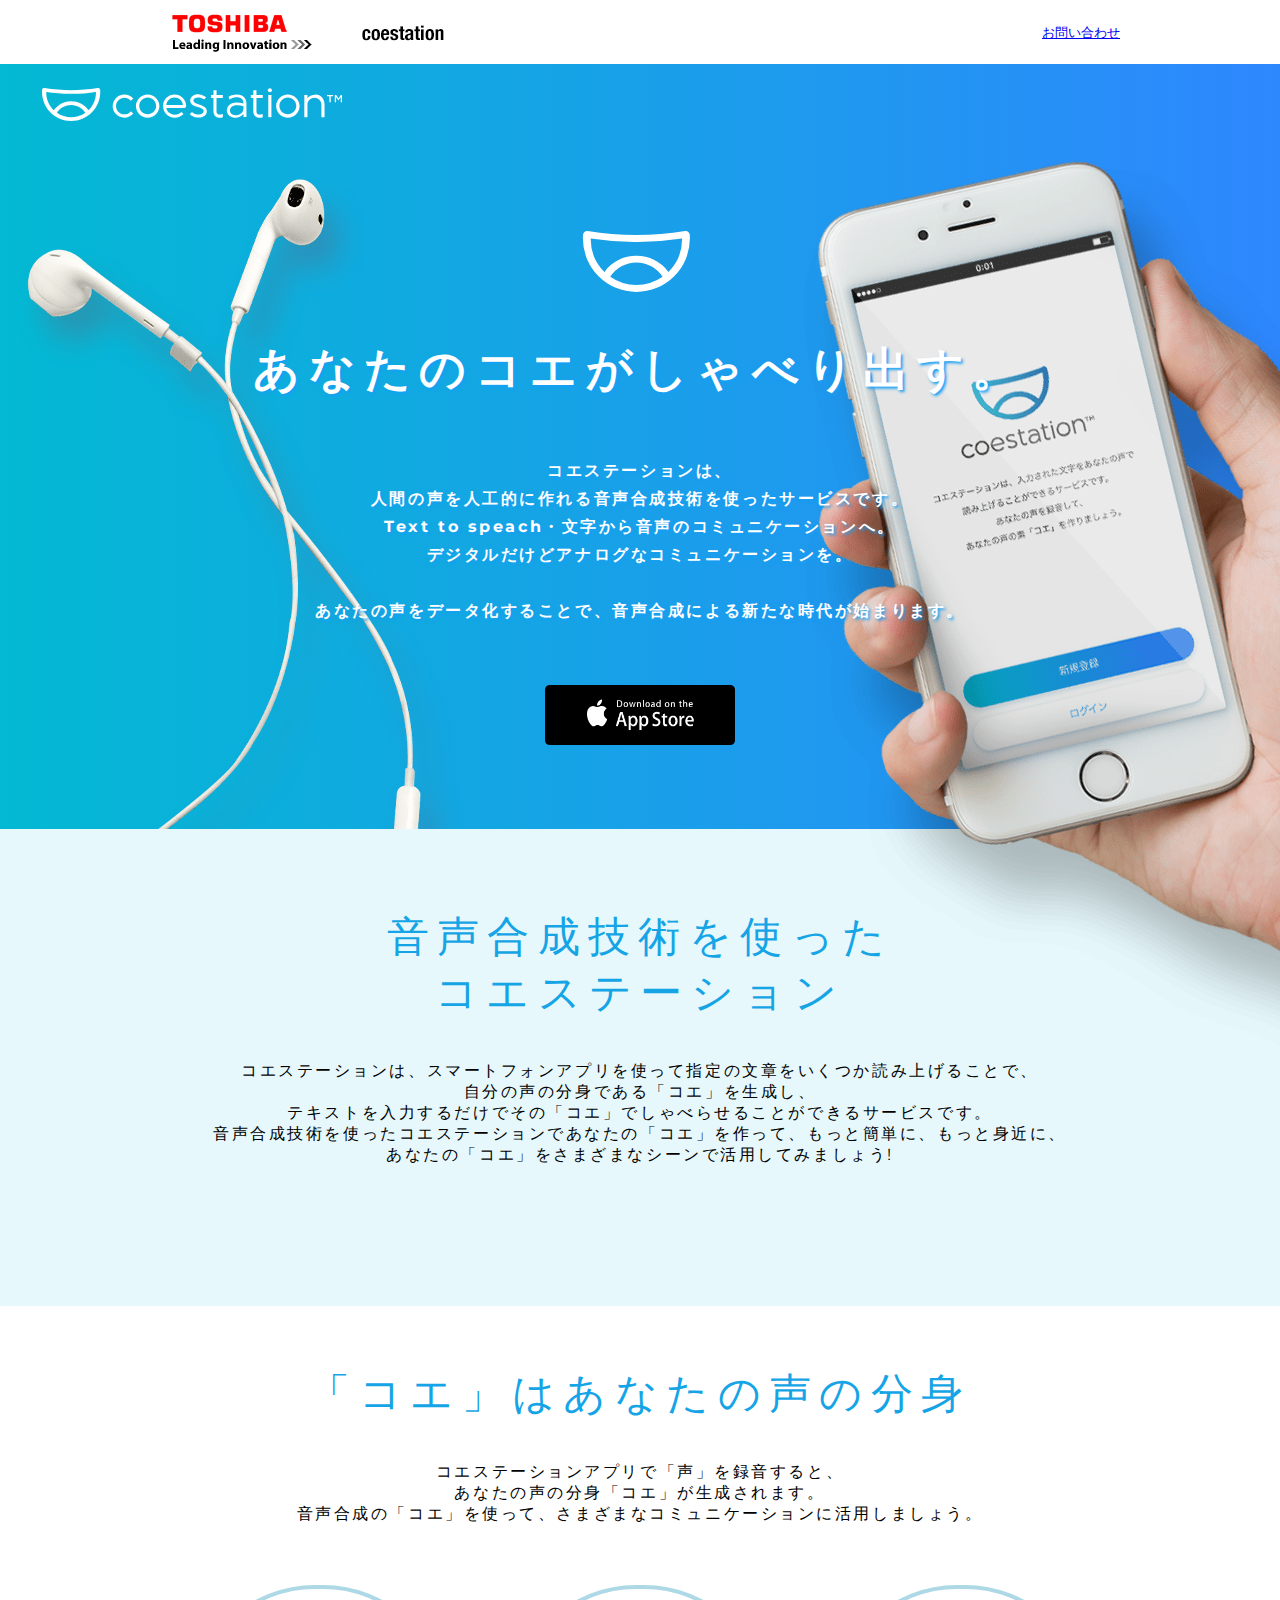
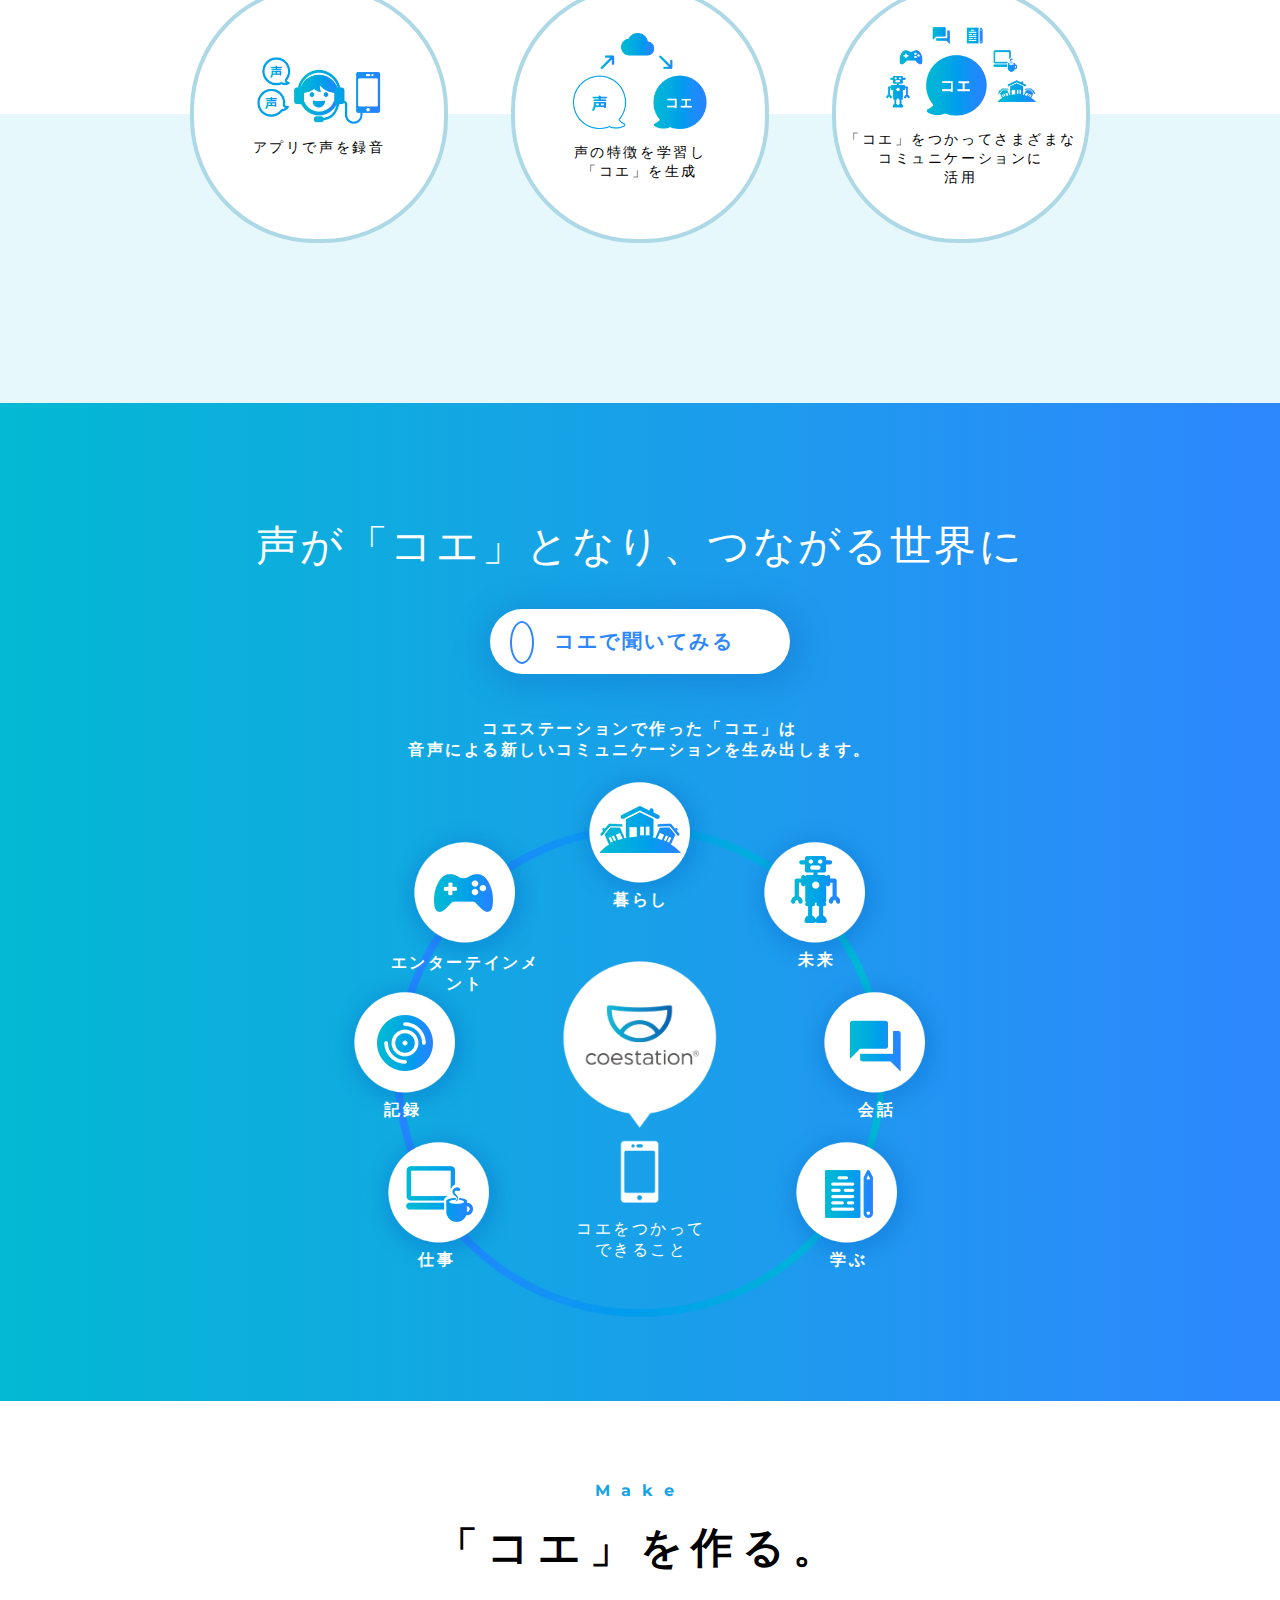
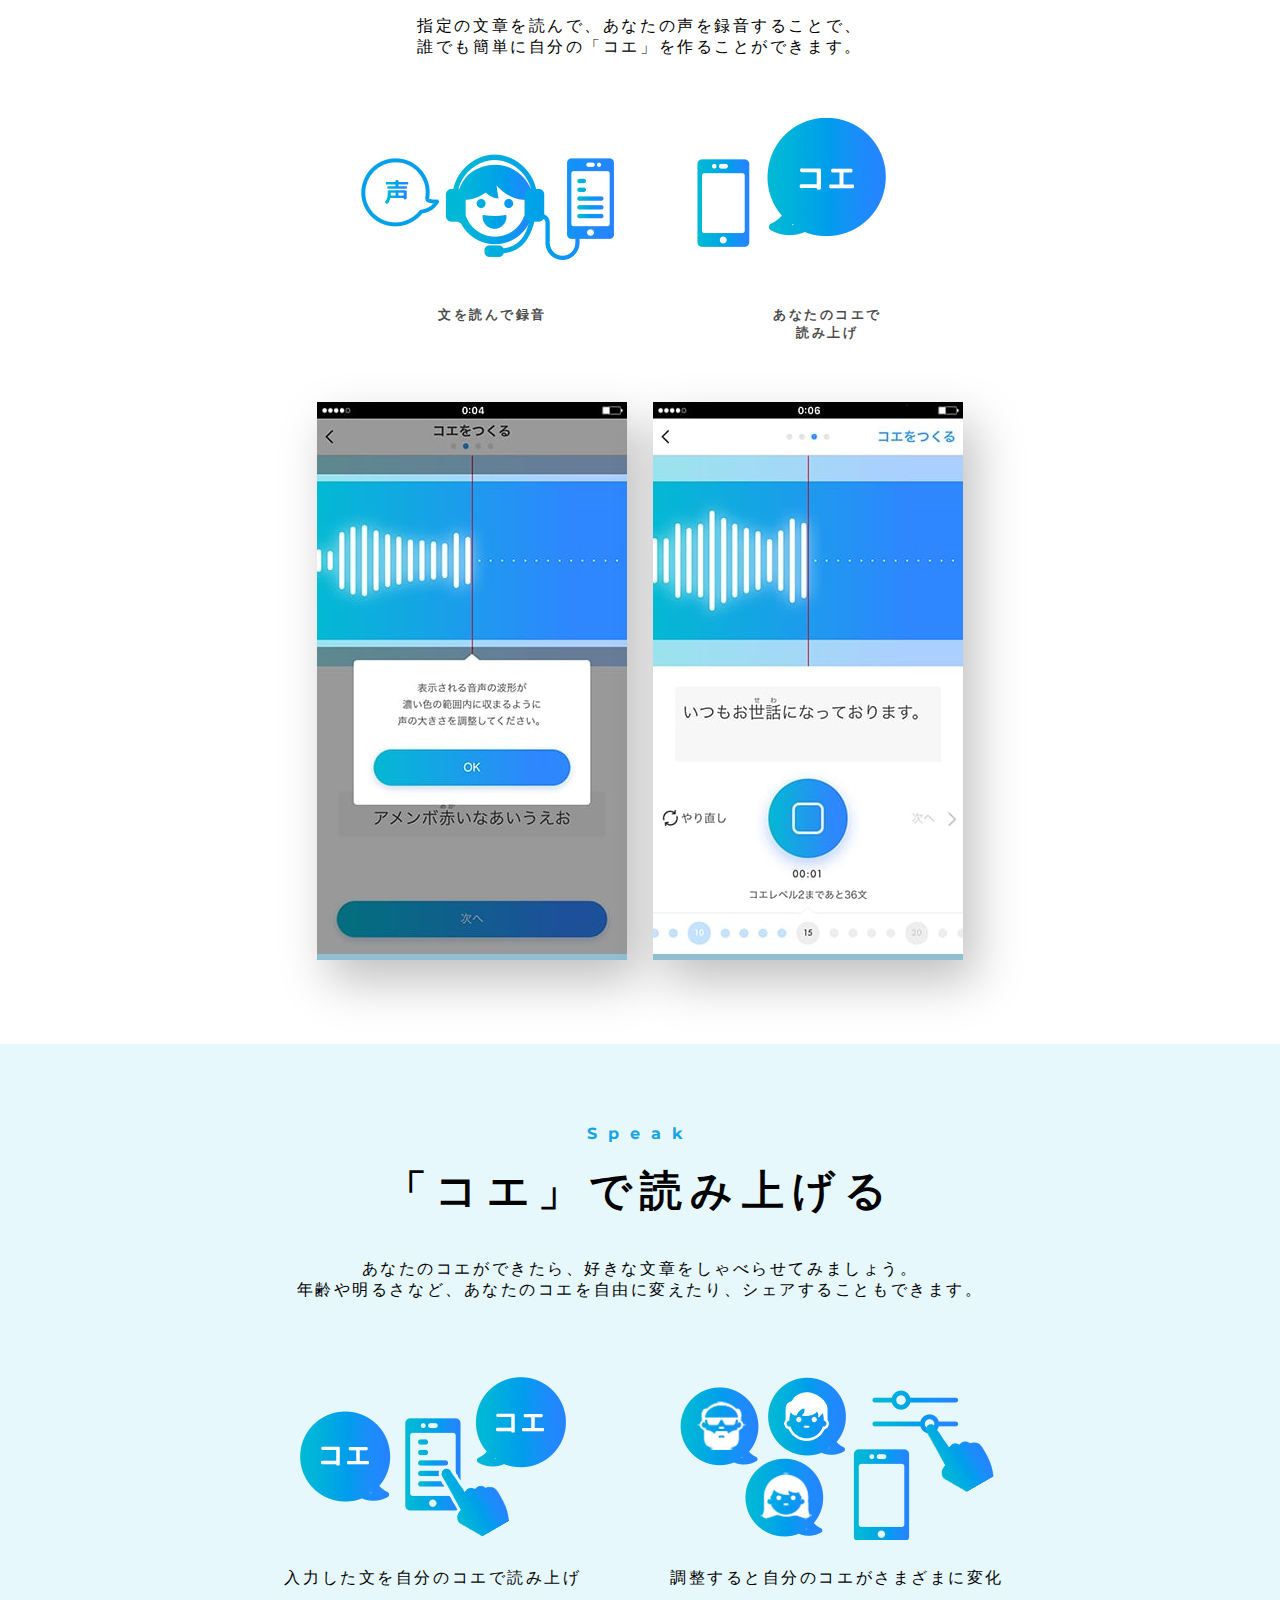
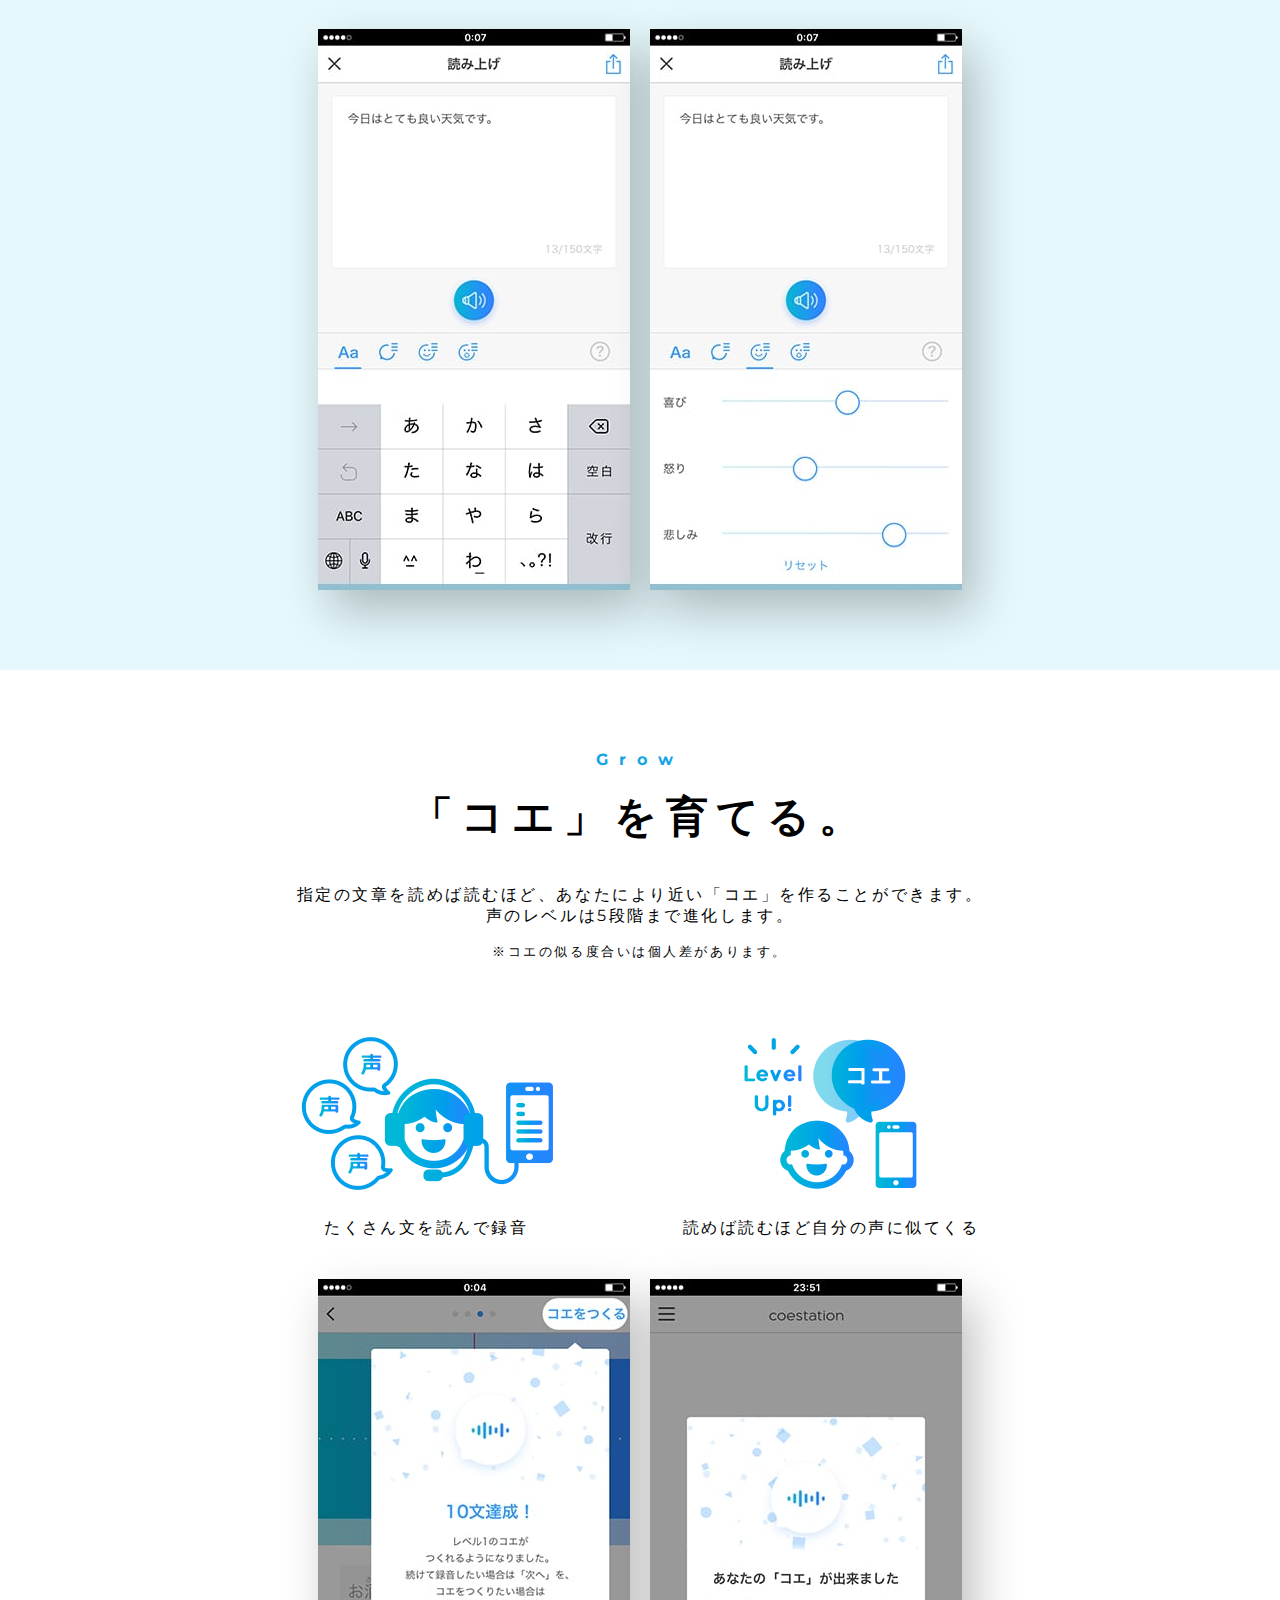
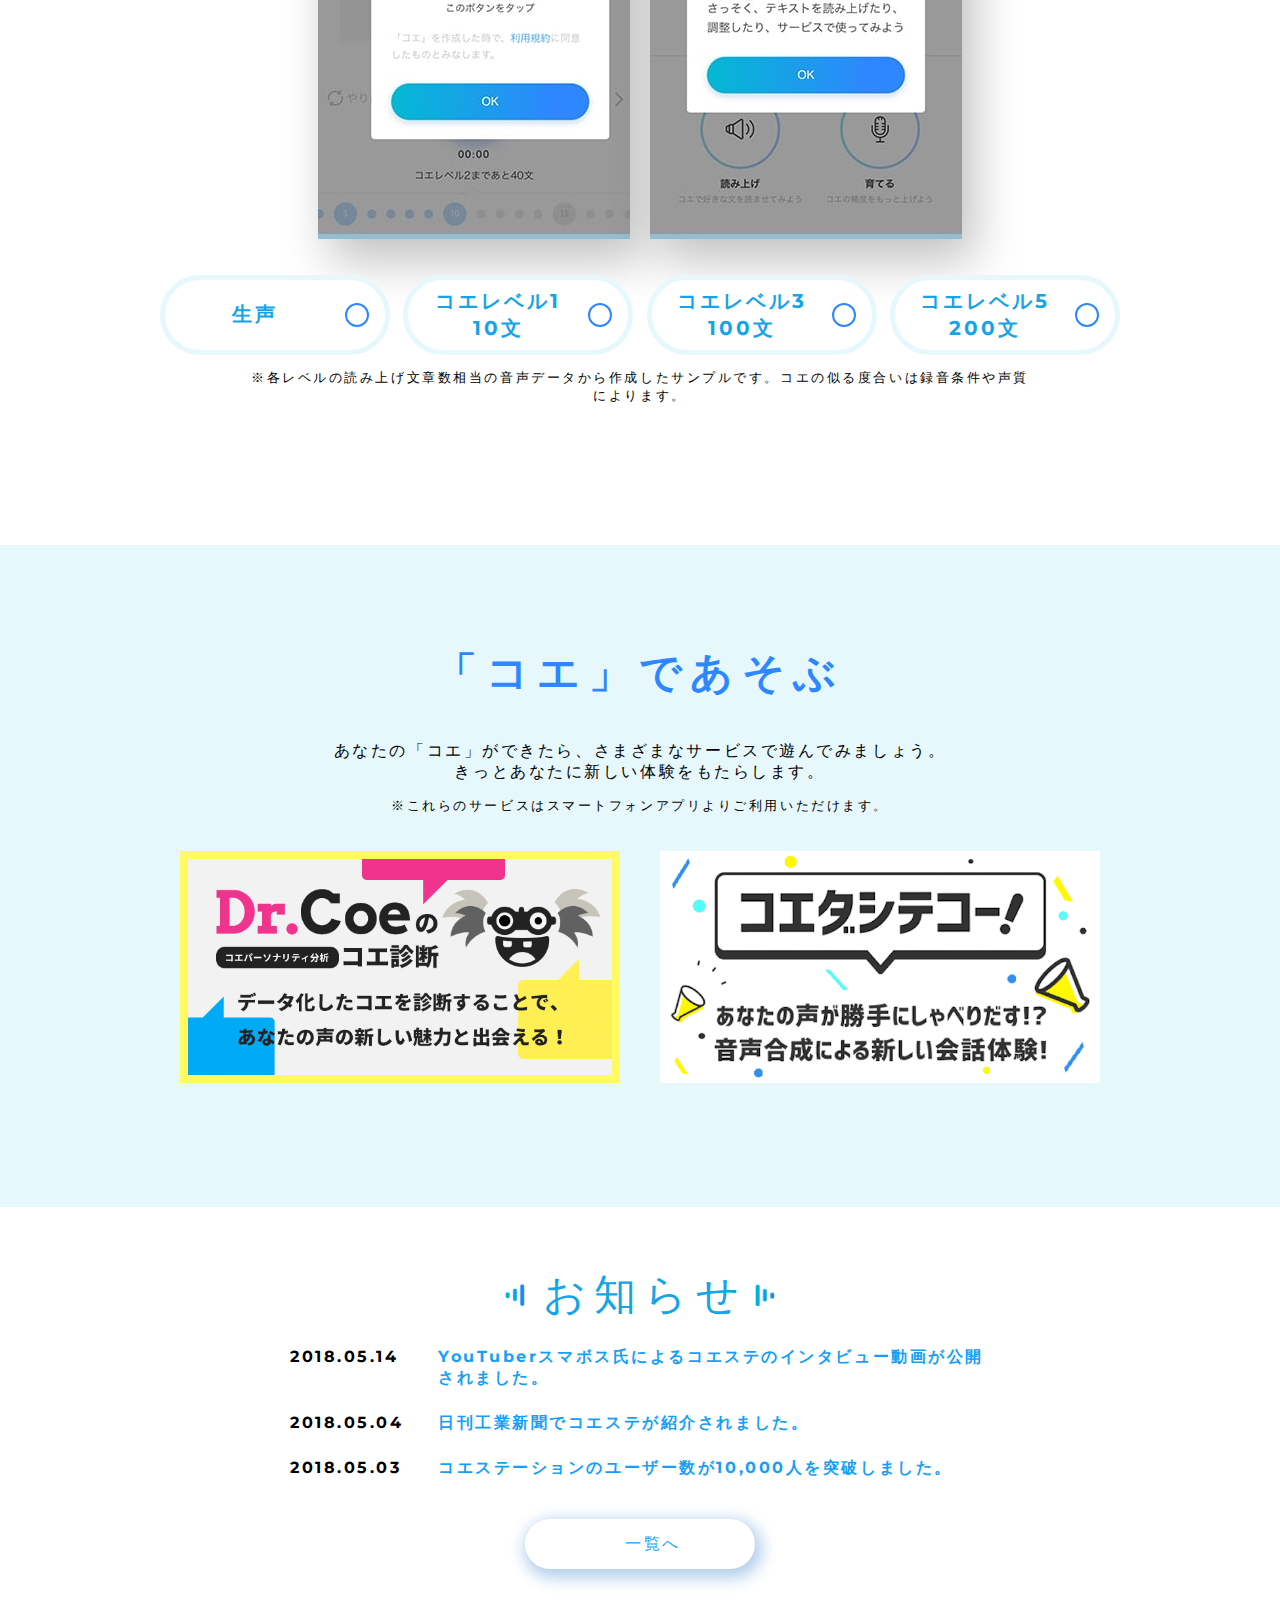
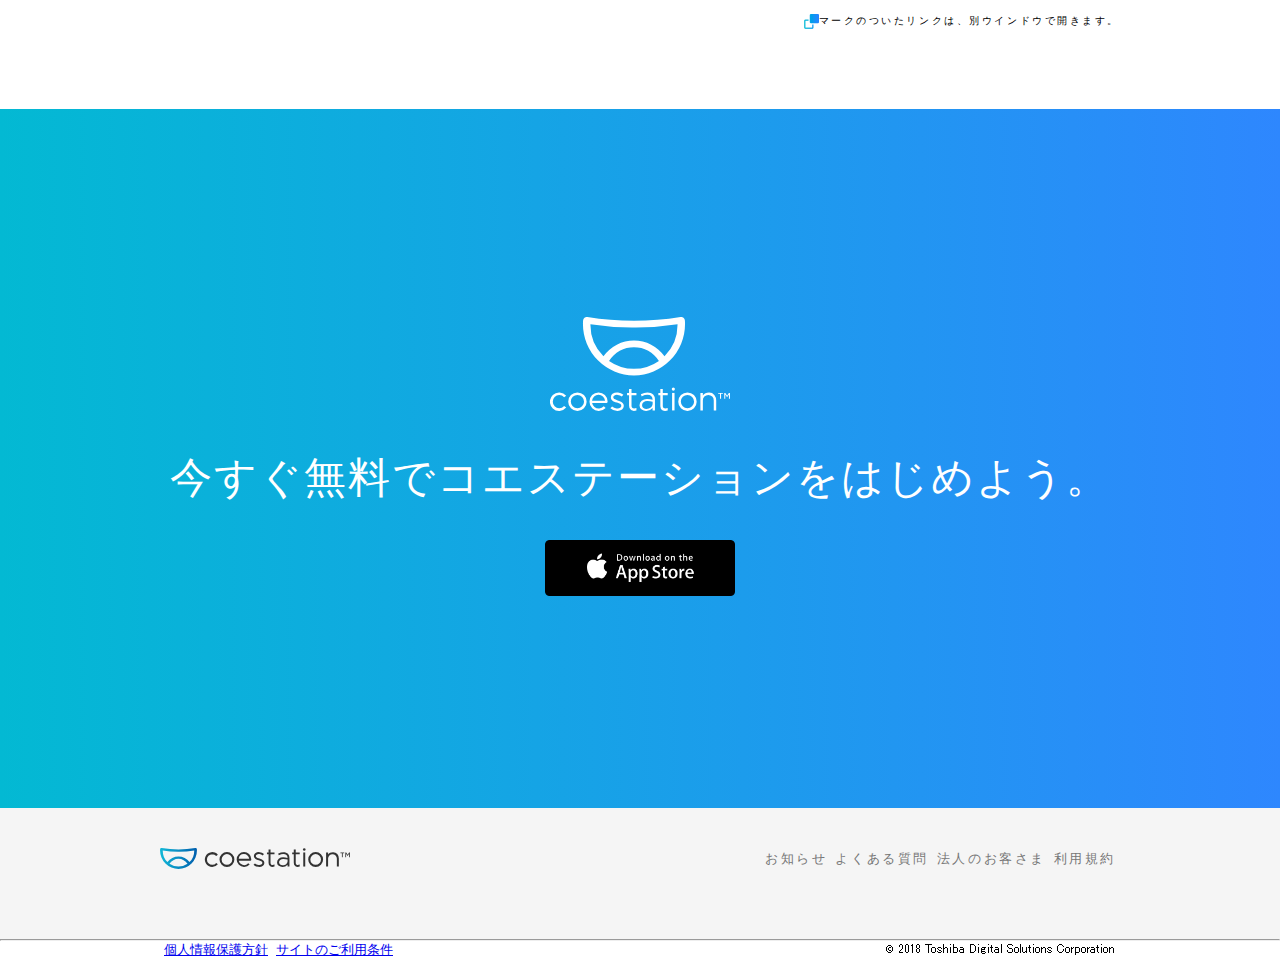
<file: lp-trace-win/koestation/index.html>
<!DOCTYPE html>
<html lang="ja">
<head>
    <meta charset="utf-8">
    <title>コエステーション あなたのコエがしゃべり出す。</title>
    <link rel="stylesheet" href="style.css">
    <meta name="viewport" content="width=device-width,initial-scale=1">
    <link href="https://fonts.googleapis.com/css?family=Montserrat" rel="stylesheet">
    <link rel="stylesheet" href="https://use.fontawesome.com/releases/v5.0.13/css/all.css" integrity="sha384-DNOHZ68U8hZfKXOrtjWvjxusGo9WQnrNx2sqG0tfsghAvtVlRW3tvkXWZh58N9jp" crossorigin="anonymous">

</head>
<body>
    <header>
        <div class="head">
            <div class="head-items">
                <img src="img/logo_l.gif">
                <img id="icon-two" src="img/identifier.gif">
            </div>
            <div>
                <i class="fas fa-question-circle"></i><small><a href="#">お問い合わせ</a></small>
            </div>
        </div>
    </header>
    <section class="conA">
        <div class="container">
            <div class="flow">
                <div class="w-icon-block">
                    <img src="img/logo-white.svg">
                </div>
                <div class="smile-block">
                    <img src="img/top-logo-animatioin.svg">
                </div>
                <h1>あなたのコエがしゃべり出す。</h1>
                <p>コエステーションは、<br>
                    人間の声を人工的に作れる音声合成技術を使ったサービスです。<br>
                    Text to speach・文字から音声のコミュニケーションへ。<br>
                    デジタルだけどアナログなコミュニケーションを。<br><br>
                    あなたの声をデータ化することで、音声合成による新たな時代が始まります。
                </p>
                <a href="">
                    <img id="app-icon" src="../timebank/img/AppStore.png">
                </a>
            </div>
            
            <img id="earphone-img" src="img/top-main-earphone.png">
            <img id="iphone-img" src="img/top-main-iphone.png">
        </div>
    </section>
    <section class="conB">
        <h2>音声合成技術を使った<br>
            コエステーション</h2>
        <p>コエステーションは、スマートフォンアプリを使って指定の文章をいくつか読み上げることで、<br>
            自分の声の分身である「コエ」を生成し、<br>
            テキストを入力するだけでその「コエ」でしゃべらせることができるサービスです。<br>
            音声合成技術を使ったコエステーションであなたの「コエ」を作って、もっと簡単に、もっと身近に、<br>
            あなたの「コエ」をさまざまなシーンで活用してみましょう!</p>
    </section>
    <section class="conC">
        <div class="container">
        <h2>「コエ」はあなたの声の分身</h2>
            <p>コエステーションアプリで「声」を録音すると、<br>
                あなたの声の分身「コエ」が生成されます。<br>
                音声合成の「コエ」を使って、さまざまなコミュニケーションに活用しましょう。</p>
        </div>
        <div class="icons">
            <div class="border-box">
                <div class="icons-box">
                    <img src="img/top-overview-01.png">
                    <h3>アプリで声を録音</h3>
                </div>
            </div>
            <i class="fas fa-angle-right"></i>
            <div class="border-box">
                <div class="icons-box">
                    <img src="img/top-overview-02.png">
                    <h3>声の特徴を学習し<br>「コエ」を生成</h3>
                </div>
            </div>
            <i class="fas fa-angle-right"></i>
            <div class="border-box">
                <div class="icons-box">
                    <img src="img/top-overview-03.png">
                    <h3>「コエ」をつかってさまざまな<br>コミュニケーションに<br>活用</h3>
                </div>
            </div>
        </div>
        <div class="greenback"></div>
    </section>
    <section class="conD">
        <div class="max-box">
            <h2>声が「コエ」となり、つながる世界に</h2>
            <div class="border-box">
                <a href="#"><i class="fas fa-volume-up"></i>コエで聞いてみる</a>
            </div>
            <p>コエステーションで作った「コエ」は<br>
                音声による新しいコミュニケーションを生み出します。</p>

            <div class="imgs-container">
                    <img src="img/top-usage-figure-bg.png">
                <div class="contents-box-life">
                    <div class="img-box">
                        <img class="bg-resize" src="img/top-usage-figure-circle.png">
                        <div class="on-img">
                            <img src="img/top-usage-figure-icon-life.png">
                        </div>
                    </div>
                    <h4>暮らし</h4>
                </div>
                <div class="contents-box-ent">
                    <div class="img-box">
                        <img class="bg-resize" src="img/top-usage-figure-circle.png">
                        <div class="on-img">
                            <img src="img/top-usage-figure-icon-entertainment.png">
                        </div>
                    </div>
                    <h4>エンターテインメント</h4>
                </div>

                <div class="contents-box-rec">
                    <div class="img-box">
                        <img class="bg-resize" src="img/top-usage-figure-circle.png">
                        <div class="on-img">
                            <img src="img/top-usage-figure-icon-record.png">
                        </div>
                    </div>
                    <h4>記録</h4>
                </div>

                <div class="contents-box-work">
                    <div class="img-box">
                        <img class="bg-resize" src="img/top-usage-figure-circle.png">
                        <div class="on-img">
                            <img src="img/top-usage-figure-icon-work.png">
                        </div>
                    </div>
                    <h4>仕事</h4>
                </div>

                <div class="contents-box-future">
                    <div class="img-box">
                        <img class="bg-resize" src="img/top-usage-figure-circle.png">
                        <div class="on-img">
                            <img src="img/top-usage-figure-icon-future.png">
                        </div>
                    </div>
                    <h4>未来</h4>
                </div>

                <div class="contents-box-talk">
                    <div class="img-box">
                        <img class="bg-resize" src="img/top-usage-figure-circle.png">
                        <div class="on-img">
                            <img src="img/top-usage-figure-icon-conversation.png">
                        </div>
                    </div>
                    <h4>会話</h4>
                </div>

                <div class="contents-box-learn">
                    <div class="img-box">
                        <img class="bg-resize" src="img/top-usage-figure-circle.png">
                        <div class="on-img">
                            <img src="img/top-usage-figure-icon-learn.png">
                    </div>
                    <h4>学ぶ</h4>
                </div>

                <h3>コエをつかって<br>できること</h3>

            </div>
        </div>
    </section>
    <section class="conE">
        <div>
            <span>Make</span>
            <h2>「コエ」を作る。</h2>
            <p>
                指定の文章を読んで、あなたの声を録音することで、<br>誰でも簡単に自分の「コエ」を作ることができます。
            </p>
            <div class="max-container">
                <div>
                    <dl>
                        <dt>
                            <img src="img/top-make-fig01.png">
                            <i class="fas fa-angle-right"></i>
                            <img id="bottom-balancing" src="img/top-make-fig02.png">
                        </dt>
                        <div class="dd-sprint">
                            <dd>文を読んで録音</dd>
                            <dd>あなたのコエで<br>読み上げ</dd>
                        </div>
                    </dl>
                </div>
                <div>
                    <img class="img-shadow" src="img/top-make-pic01.jpg">
                    <img class="img-shadow" src="img/top-make-pic02.jpg">
                </div>


            </div>
        </div>
    </section>
    <section class="conF">
        <div class="max-container">
            <span>Speak</span>
            <h2>「コエ」で読み上げる</h2>
            <p>あなたのコエができたら、好きな文章をしゃべらせてみましょう。<br>
                    年齢や明るさなど、あなたのコエを自由に変えたり、シェアすることもできます。</p>
            <div class="flex-spacing">
                <figure>
                        <img src="img/top-speak-fig01.png">
                        <figcaption>入力した文を自分のコエで読み上げ</figcaption>
                </figure>
                <figure>
                    <img src="img/top-speak-fig02.png">
                    <figcaption>調整すると自分のコエがさまざまに変化</figcaption>
                </figure>
                <img class="img-shadow" src="img/top-speak-pic01.jpg">
                <img class="img-shadow" src="img/top-speak-pic02.jpg">
            </div>
        </div>
    </section>
    <section class="conG">
        <div class="max-container">
            <span>Grow</span>
            <h2>「コエ」を育てる。</h2>
            <p>指定の文章を読めば読むほど、あなたにより近い「コエ」を作ることができます。<br>
            声のレベルは5段階まで進化します。</p>
            <small>※コエの似る度合いは個人差があります。</small>
            
            <div class="flex-spacing">
                <figure>
                    <img src="img/top-grow-fig01.png">
                    <figcaption>たくさん文を読んで録音</figcaption>
                </figure>
                <i class="fas fa-angle-right"></i>
                <figure>
                    <img src="img/top-grow-fig02.png">
                    <figcaption>読めば読むほど自分の声に似てくる</figcaption>
                </figure>
                <img class="img-shadow" src="img/top-grow-pic01.jpg">
                <img class="img-shadow" src="img/top-grow-pic02.jpg">
            </div>
            <div>
                <ul>
                    <li class="border-box"><a href="#"><span>生声</span><i class="fas fa-volume-up m-left"></i></a></li>
                    <li class="border-box"><a href="#"><span>コエレベル1<br>10文</span><i class="fas fa-volume-up"></i></a></li>
                    <li class="border-box"><a href="#"><span>コエレベル3<br>100文</span><i class="fas fa-volume-up"></i></a></li>
                    <li class="border-box"><a href="#"><span>コエレベル5<br>200文</span><i class="fas fa-volume-up"></i></a></li>
                </ul>
                <small>※各レベルの読み上げ文章数相当の音声データから作成したサンプルです。コエの似る度合いは録音条件や声質<br>によります。</small>
            </div>
        </div>
    </section>

    <section class="conH">
        <h2>
            「コエ」であそぶ
        </h2>

        <p>
            あなたの「コエ」ができたら、さまざまなサービスで遊んでみましょう。<br>
            きっとあなたに新しい体験をもたらします。
        </p>

        <small>
            ※これらのサービスはスマートフォンアプリよりご利用いただけます。
        </small>
        <div class="img-balancing max-container">
            <div class="width-balancing">
                <img src="img/top-banner-doctor-coe.png">
            </div>
            <div class="width-balancing">
                <img src="img/top-banner-coedashi.png">
            </div>
        </div>
    </section>

    <section class="conI">
        <div class="max-container">
            <div>
                <div class="flex-div">
                    <img src="img/top-news-title-left.png">
                    <h2>お知らせ</h2>
                    <img src="img/top-news-title-right.png">
                </div>
                <dl>
                    <div class="dt-box">
                        <div class="dt-balancing">
                            <dt>2018.05.14</dt>
                        </div>
                        <div class="dd-box">
                            <dd><a href="#">YouTuberスマボス氏によるコエステのインタビュー動画が公開されました。</a></dd>
                        </div>
                    </div>
                    <div class="dt-box">
                        <div class="dt-balancing">
                            <dt>2018.05.04</dt>
                        </div>
                        <div class="dd-box">
                            <dd><a href="#">日刊工業新聞でコエステが紹介されました。</a></dd>
                        </div>
                    </div>
                    <div class="dt-box">      
                        <div class="dt-balancing">              
                            <dt>2018.05.03</dt>
                        </div>
                        <div class="dd-box">
                            <dd><a href="#">コエステーションのユーザー数が10,000人を突破しました。</a></dd>
                        </div>
                    </div>
                </dl>
            </div>
            <div class="border-box">
                <a id="to-menu" href="#">一覧へ</a>
                <i class="fas fa-angle-right"></i>
            </div>
            <div class="comments-balancing">
                <div class="wrap-set">
                    <img src="img/icon-link-external.png"><p>マークのついたリンクは、別ウインドウで開きます。</p>
                </div>
            </div>
        </div>
    </section>
    <section class="conJ">
        <div class="max-container">
            <img id="big-logo" src="img/logo-white-2line.svg">
            <h2>今すぐ無料でコエステーションをはじめよう。</h2>
            <img id="big-banner"src="../timebank/img/AppStore.png">
        </div>
    </section>
    <section class="conK">
        <div class="flex-box max-container">
            <img src="img/logo.svg">
            <div class="flex-box">
                <a href="#">お知らせ</a>
                <a href="#">よくある質問</a>
                <a href="#">法人のお客さま</a>
                <a href="#">利用規約</a>
            </div>
        </div>
    </section>
    <footer>
        <hr>
        <div class="max-container flex-box">
            <div class="flex-box">
            <small><a href="#">個人情報保護方針</a><a href="#">サイトのご利用条件</a><a class="phone-size-disp" href="#">お問い合わせ</a></small>
            </div>
            <img class="phone-size-disp" src="img/identifier.gif">
            <small><a href="#"><img src="img/foot_copy.gif"></a></small>
        </div>
    </footer>
</body>
</html>
</file>
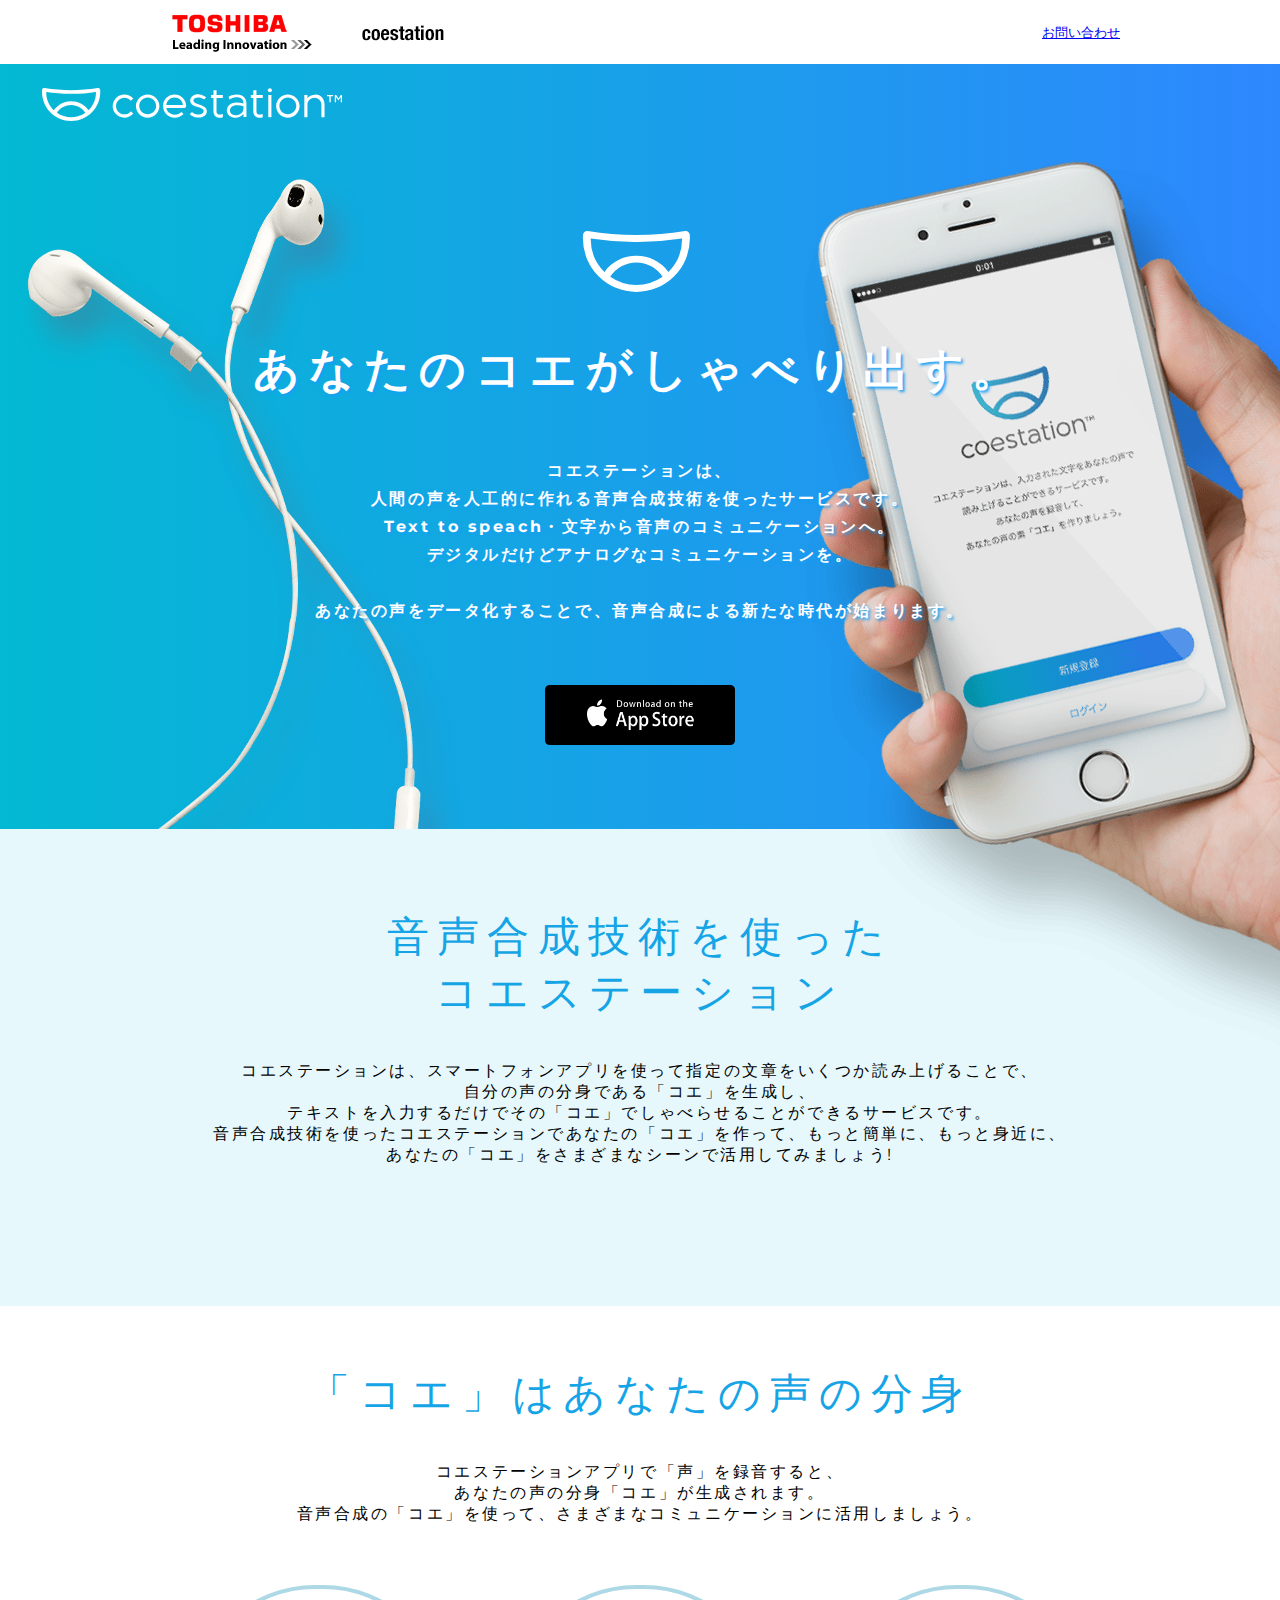
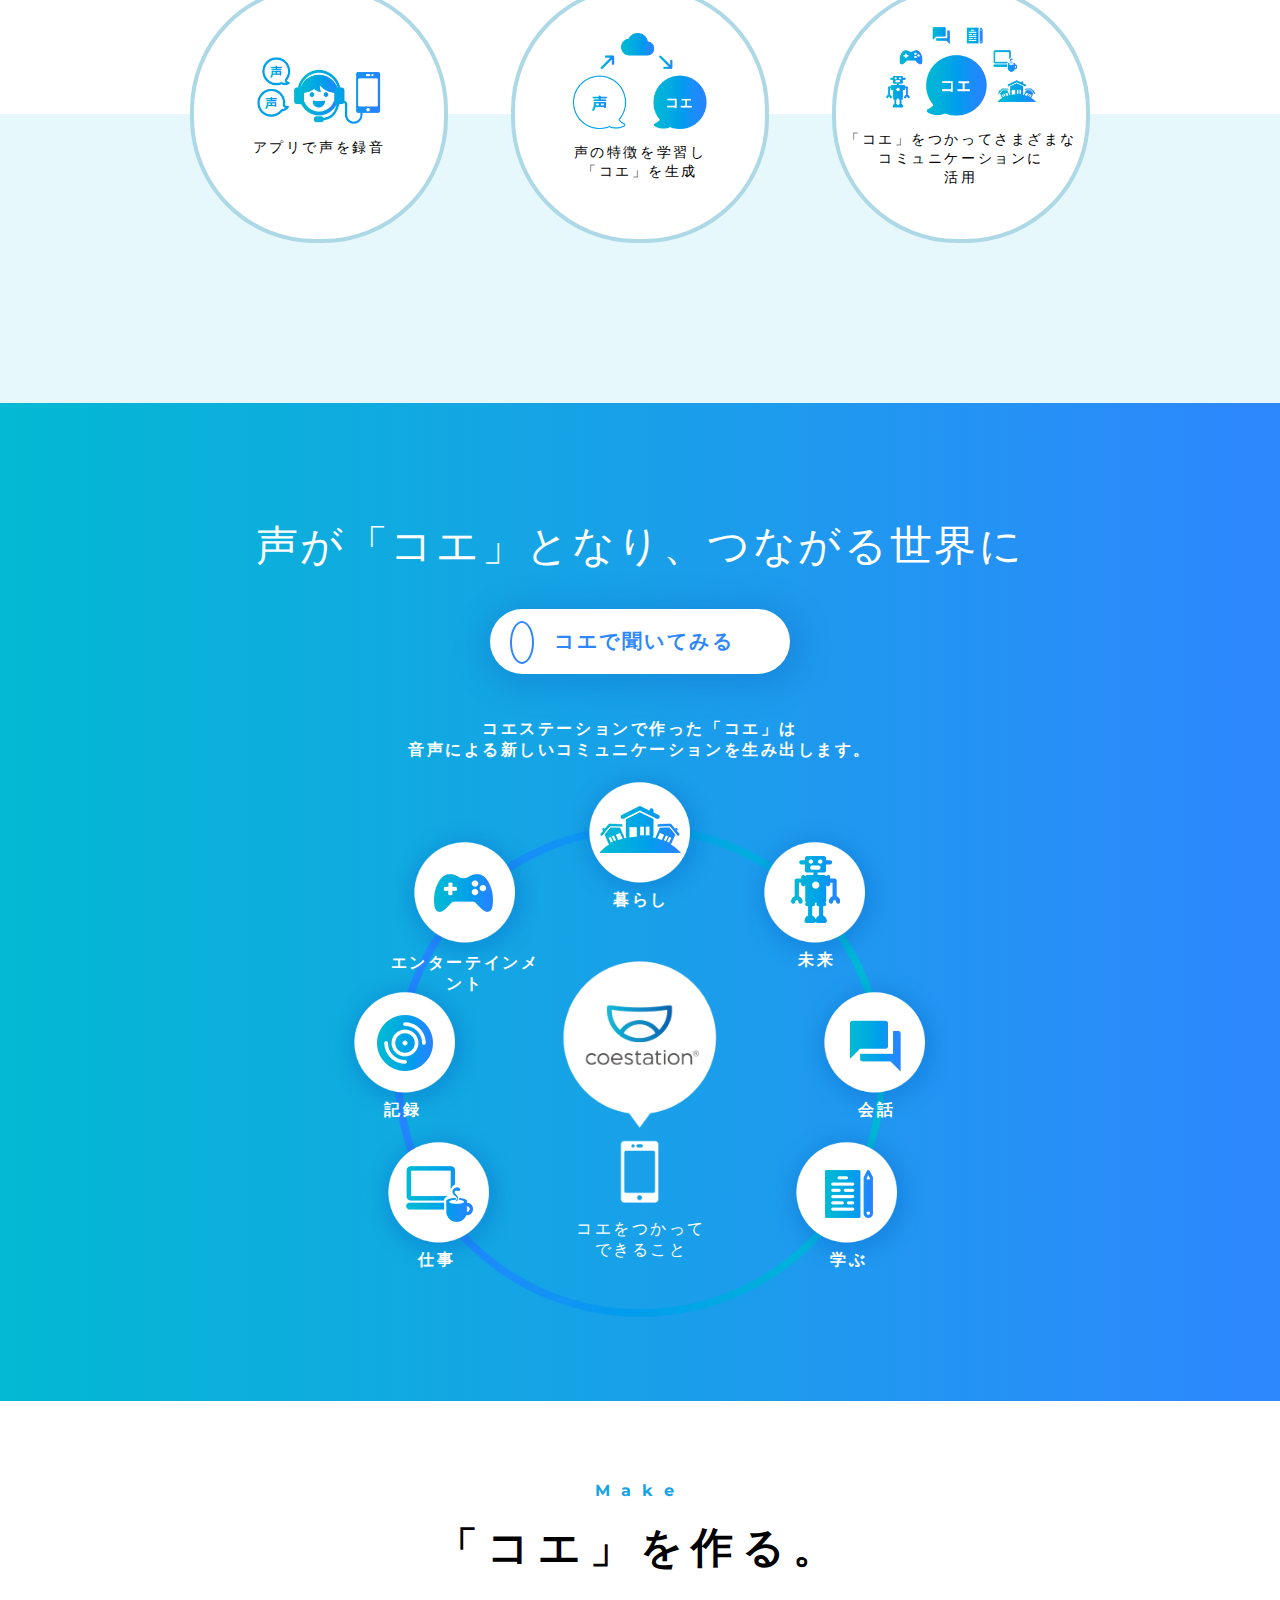
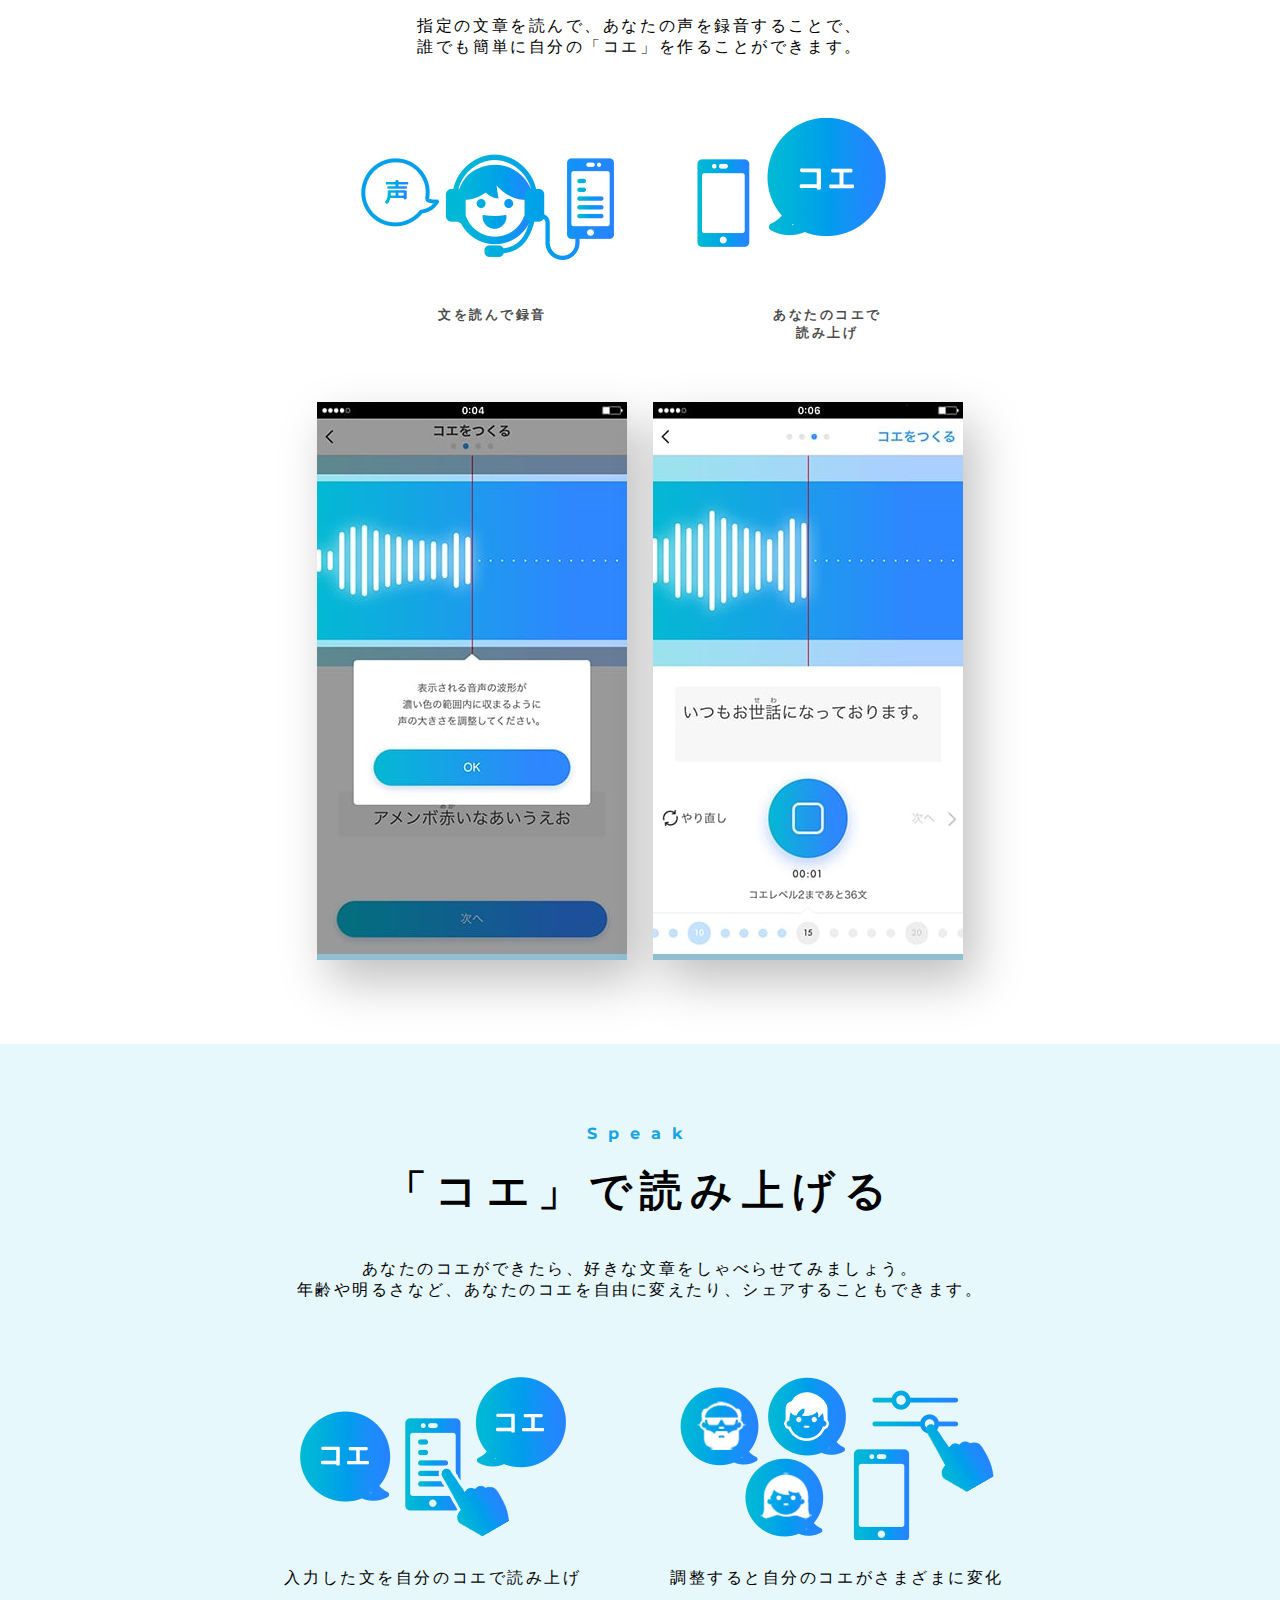
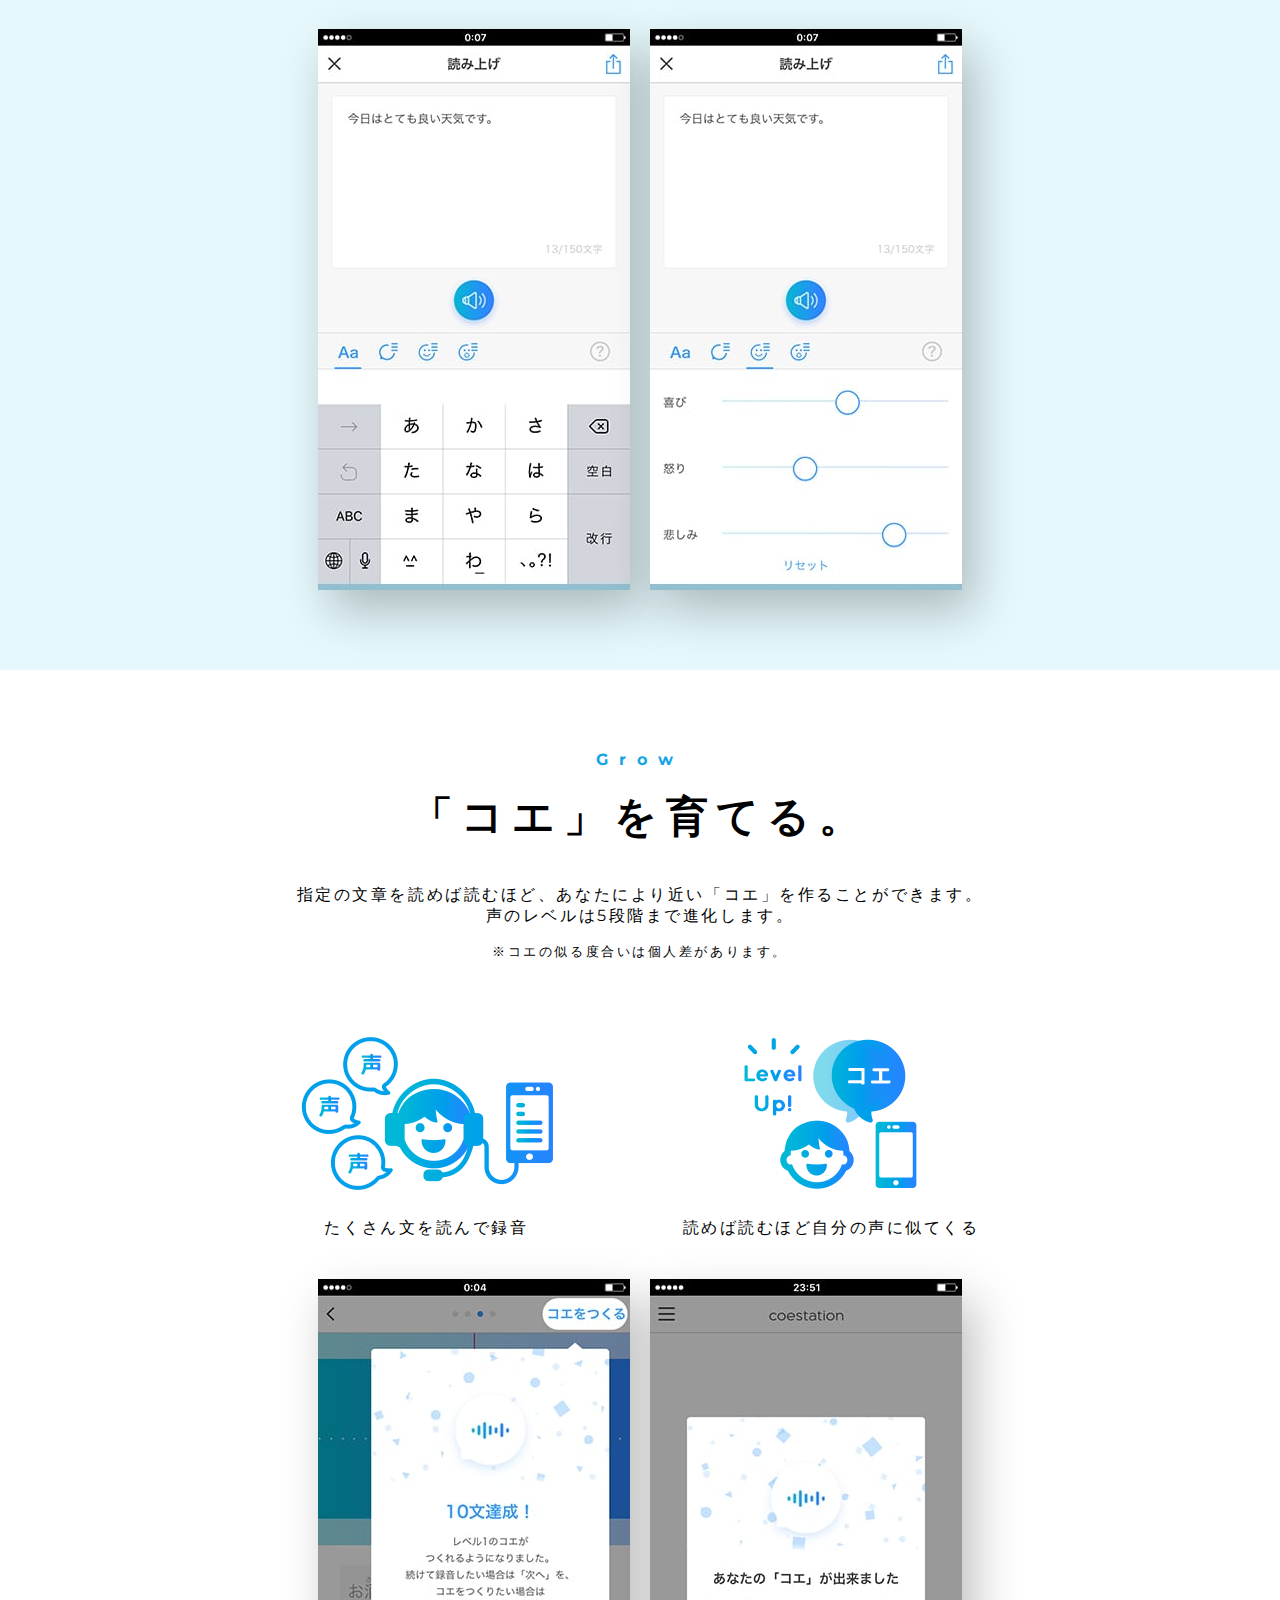
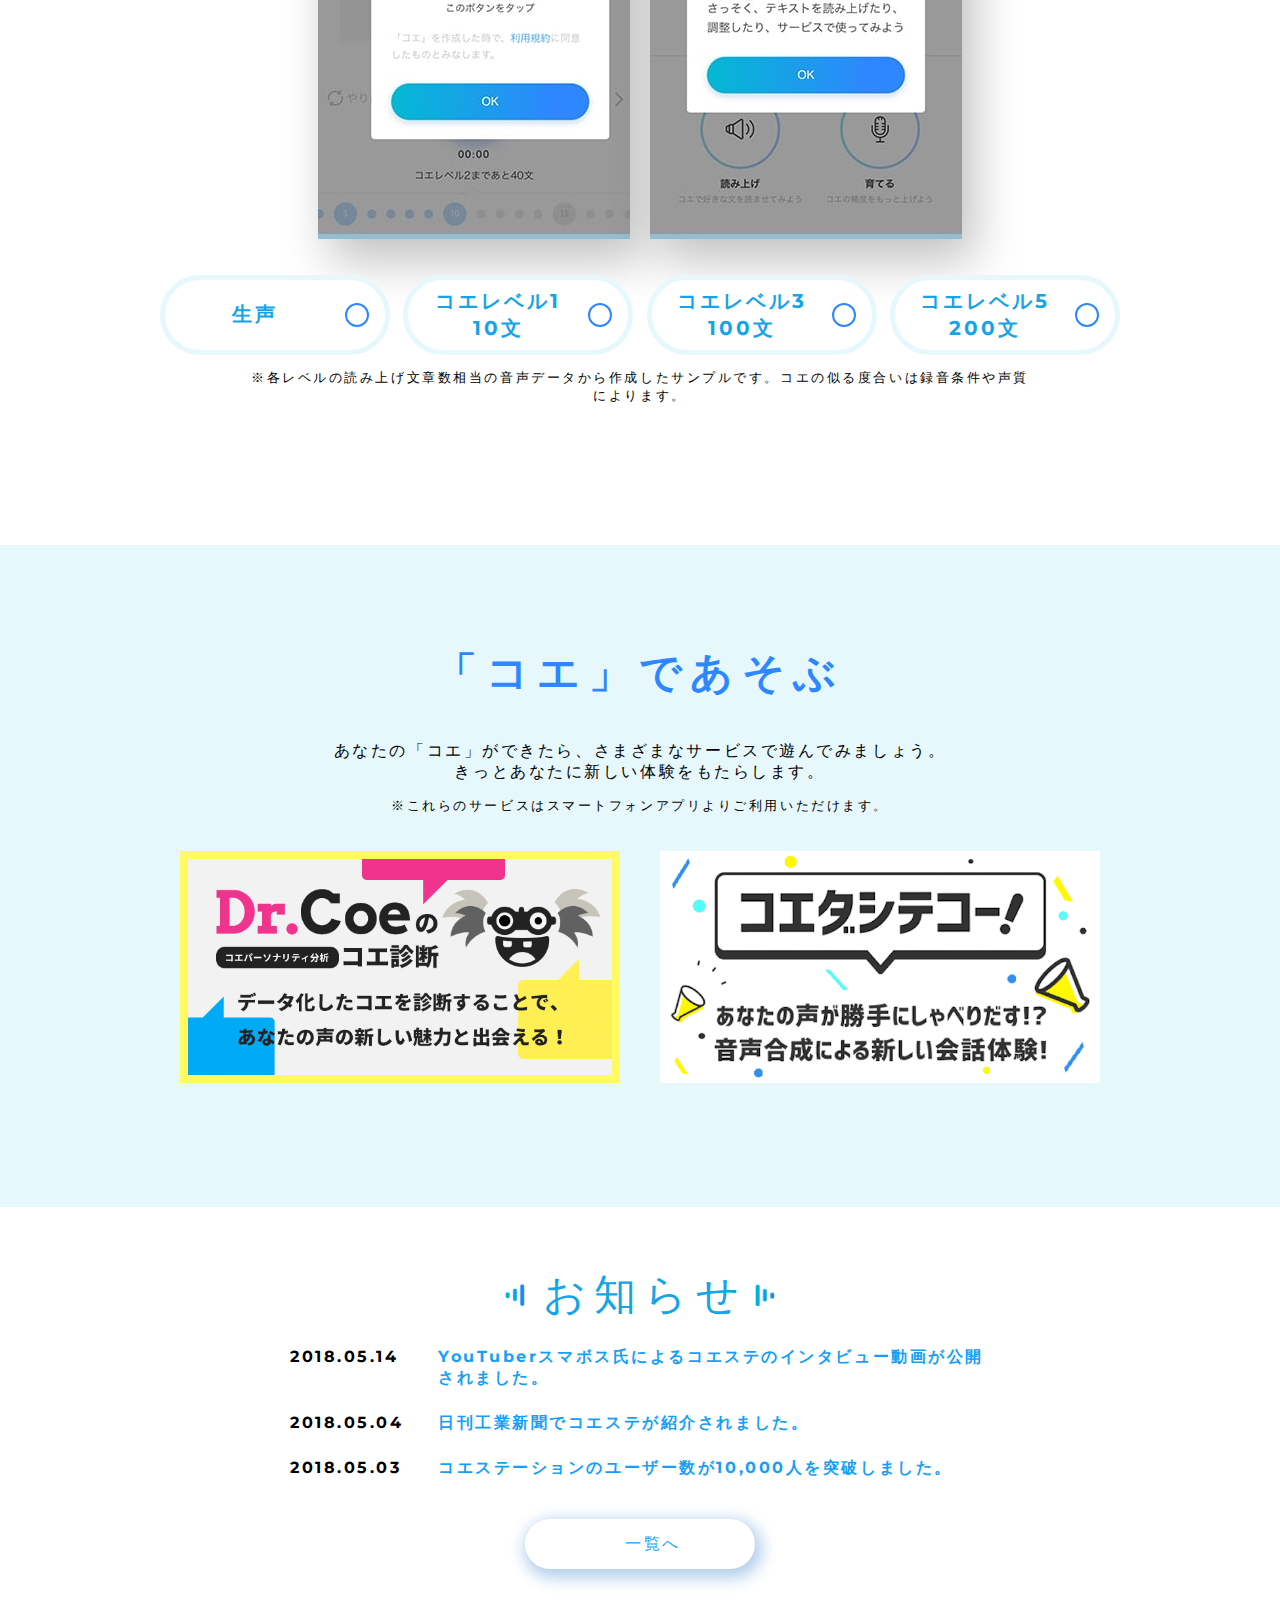
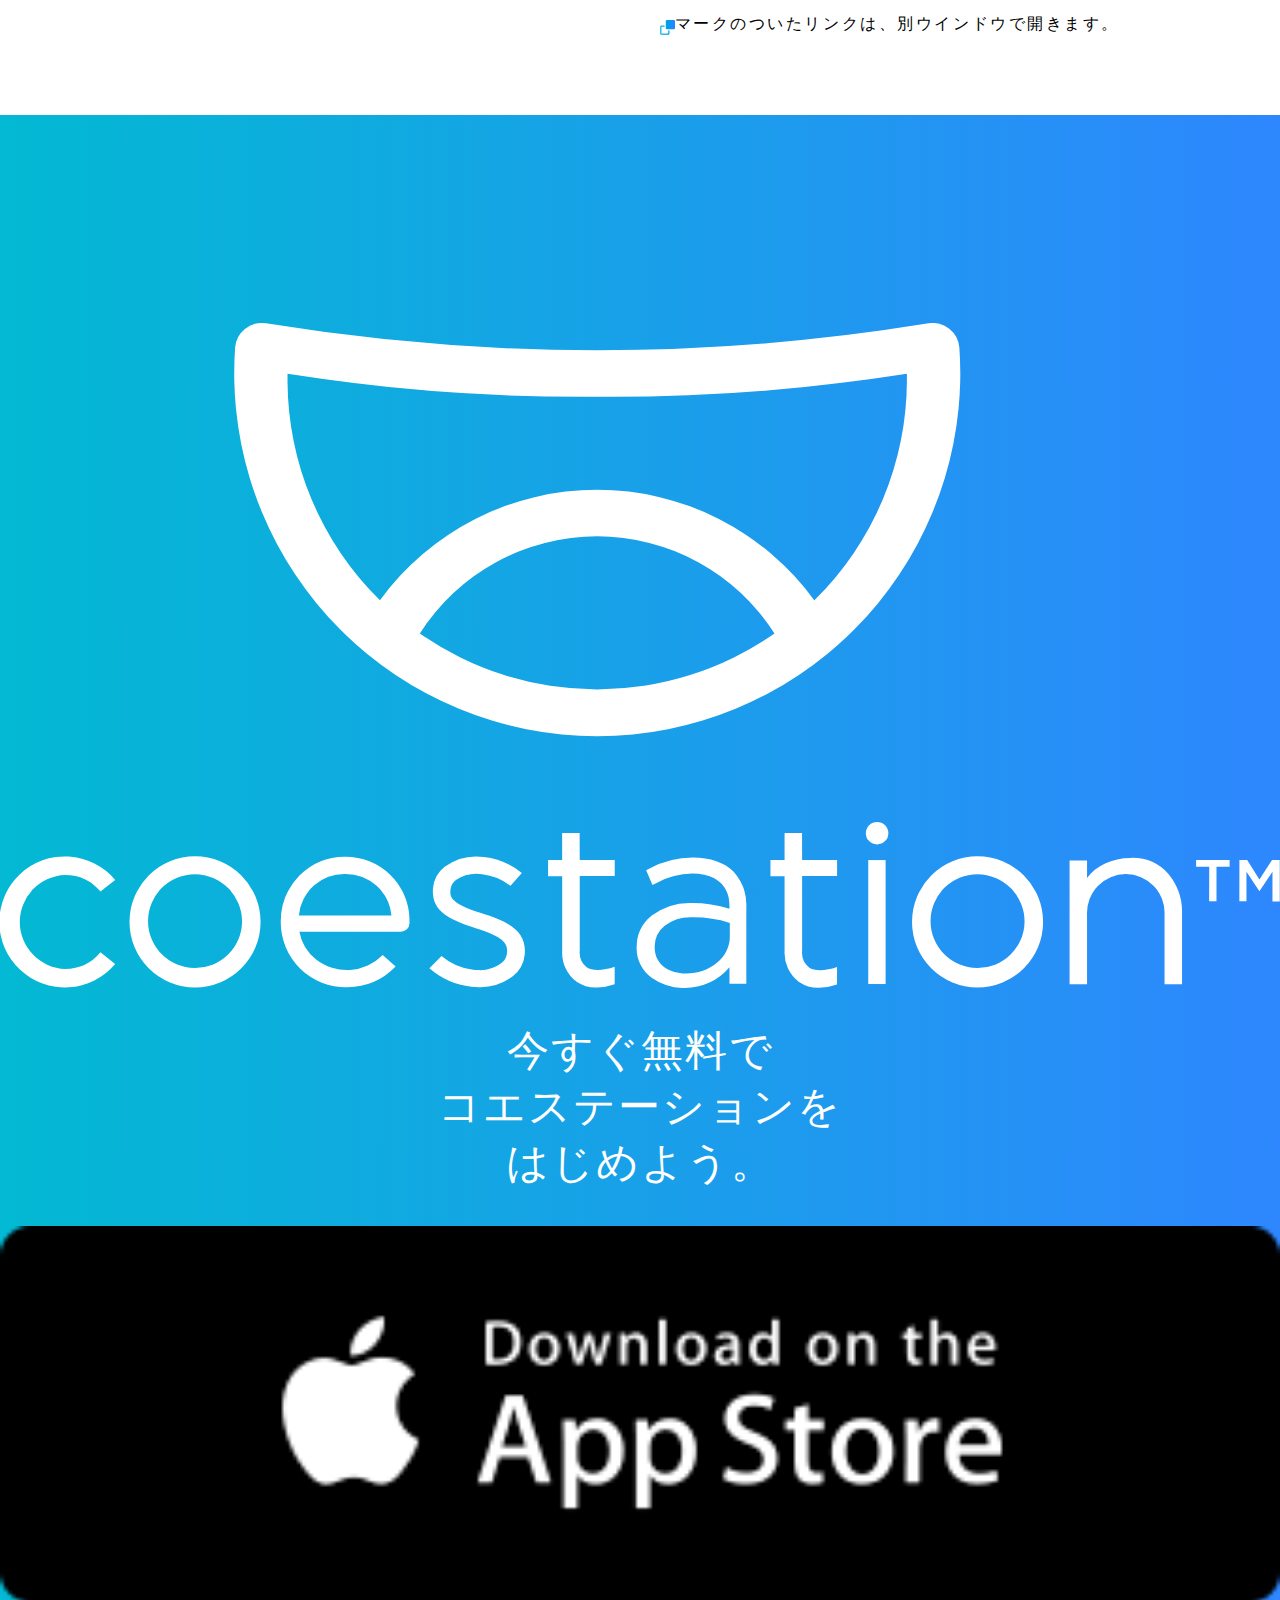
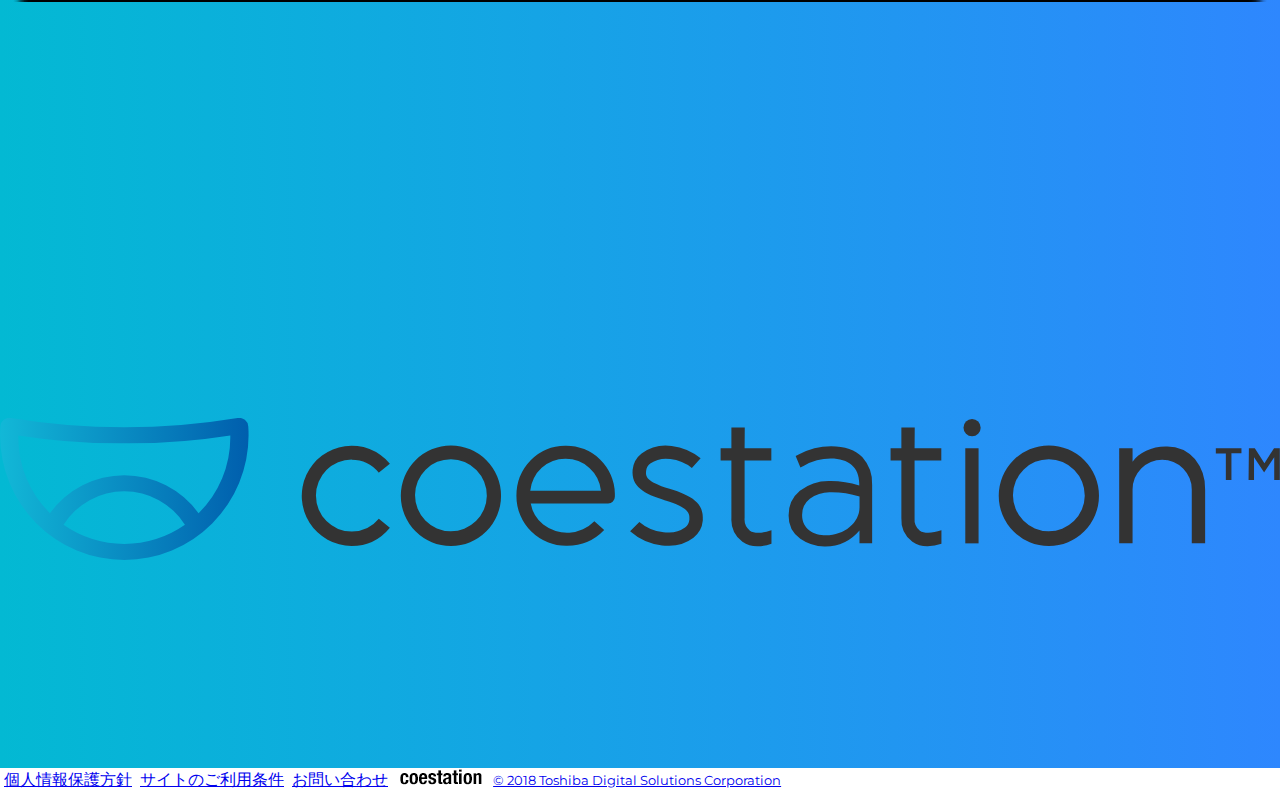
<file: koe.html>
<!DOCTYPE html>
<html lang="ja">
<head>
    <meta charset="utf-8">
    <title>コエステーション あなたのコエがしゃべり出す。</title>
    <link rel="stylesheet" href="koestyle.css">
    <meta name="viewport" content="width=device-width,initial-scale=1">
    <link href="https://fonts.googleapis.com/css?family=Montserrat" rel="stylesheet">
    <link rel="stylesheet" href="https://use.fontawesome.com/releases/v5.0.13/css/all.css" integrity="sha384-DNOHZ68U8hZfKXOrtjWvjxusGo9WQnrNx2sqG0tfsghAvtVlRW3tvkXWZh58N9jp" crossorigin="anonymous">

</head>
<body>
    <header>
        <div class="head">
            <div class="head-items">
                <img src="imgkoe/logo_l.gif">
                <img id="icon-two" src="imgkoe/identifier.gif">
            </div>
            <div>
                <i class="fas fa-question-circle"></i><small><a href="#">お問い合わせ</a></small>
            </div>
        </div>
    </header>
    <section class="conA">
        <div class="container">
            <div class="flow">
                <div class="w-icon-block">
                    <img src="imgkoe/logo-white.svg">
                </div>
                <div class="smile-block">
                    <img src="imgkoe/top-logo-animatioin.svg">
                </div>
                <h1>あなたのコエがしゃべり出す。</h1>
                <p>コエステーションは、<br>
                    人間の声を人工的に作れる音声合成技術を使ったサービスです。<br>
                    Text to speach・文字から音声のコミュニケーションへ。<br>
                    デジタルだけどアナログなコミュニケーションを。<br><br>
                    あなたの声をデータ化することで、音声合成による新たな時代が始まります。
                </p>
                <a href="">
                    <img id="app-icon" src="img/AppStore.png">
                </a>
            </div>
            
            <img id="earphone-img" src="imgkoe/top-main-earphone.png">
            <img id="iphone-img" src="imgkoe/top-main-iphone.png">
        </div>
    </section>
    <section class="conB">
        <h2>音声合成技術を使った<br>
            コエステーション</h2>
        <p>コエステーションは、スマートフォンアプリを使って指定の文章をいくつか読み上げることで、<br>
            自分の声の分身である「コエ」を生成し、<br>
            テキストを入力するだけでその「コエ」でしゃべらせることができるサービスです。<br>
            音声合成技術を使ったコエステーションであなたの「コエ」を作って、もっと簡単に、もっと身近に、<br>
            あなたの「コエ」をさまざまなシーンで活用してみましょう!</p>
    </section>
    <section class="conC">
        <div class="container">
        <h2>「コエ」はあなたの声の分身</h2>
            <p>コエステーションアプリで「声」を録音すると、<br>
                あなたの声の分身「コエ」が生成されます。<br>
                音声合成の「コエ」を使って、さまざまなコミュニケーションに活用しましょう。</p>
        </div>
        <div class="icons">
            <div class="border-box">
                <div class="icons-box">
                    <img src="imgkoe/top-overview-01.png">
                    <h3>アプリで声を録音</h3>
                </div>
            </div>
            <i class="fas fa-angle-right"></i>
            <div class="border-box">
                <div class="icons-box">
                    <img src="imgkoe/top-overview-02.png">
                    <h3>声の特徴を学習し<br>「コエ」を生成</h3>
                </div>
            </div>
            <i class="fas fa-angle-right"></i>
            <div class="border-box">
                <div class="icons-box">
                    <img src="imgkoe/top-overview-03.png">
                    <h3>「コエ」をつかってさまざまな<br>コミュニケーションに<br>活用</h3>
                </div>
            </div>
        </div>
        <div class="greenback"></div>
    </section>
    <section class="conD">
        <div class="max-box">
            <h2>声が「コエ」となり、つながる世界に</h2>
            <div class="border-box">
                <a href="#"><i class="fas fa-volume-up"></i>コエで聞いてみる</a>
            </div>
            <p>コエステーションで作った「コエ」は<br>
                音声による新しいコミュニケーションを生み出します。</p>

            <div class="imgs-container">
                    <img src="imgkoe/top-usage-figure-bg.png">
                <div class="contents-box-life">
                    <div class="img-box">
                        <img class="bg-resize" src="imgkoe/top-usage-figure-circle.png">
                        <div class="on-img">
                            <img src="imgkoe/top-usage-figure-icon-life.png">
                        </div>
                    </div>
                    <h4>暮らし</h4>
                </div>
                <div class="contents-box-ent">
                    <div class="img-box">
                        <img class="bg-resize" src="imgkoe/top-usage-figure-circle.png">
                        <div class="on-img">
                            <img src="imgkoe/top-usage-figure-icon-entertainment.png">
                        </div>
                    </div>
                    <h4>エンターテインメント</h4>
                </div>

                <div class="contents-box-rec">
                    <div class="img-box">
                        <img class="bg-resize" src="imgkoe/top-usage-figure-circle.png">
                        <div class="on-img">
                            <img src="imgkoe/top-usage-figure-icon-record.png">
                        </div>
                    </div>
                    <h4>記録</h4>
                </div>

                <div class="contents-box-work">
                    <div class="img-box">
                        <img class="bg-resize" src="imgkoe/top-usage-figure-circle.png">
                        <div class="on-img">
                            <img src="imgkoe/top-usage-figure-icon-work.png">
                        </div>
                    </div>
                    <h4>仕事</h4>
                </div>

                <div class="contents-box-future">
                    <div class="img-box">
                        <img class="bg-resize" src="imgkoe/top-usage-figure-circle.png">
                        <div class="on-img">
                            <img src="imgkoe/top-usage-figure-icon-future.png">
                        </div>
                    </div>
                    <h4>未来</h4>
                </div>

                <div class="contents-box-talk">
                    <div class="img-box">
                        <img class="bg-resize" src="imgkoe/top-usage-figure-circle.png">
                        <div class="on-img">
                            <img src="imgkoe/top-usage-figure-icon-conversation.png">
                        </div>
                    </div>
                    <h4>会話</h4>
                </div>

                <div class="contents-box-learn">
                    <div class="img-box">
                        <img class="bg-resize" src="imgkoe/top-usage-figure-circle.png">
                        <div class="on-img">
                            <img src="imgkoe/top-usage-figure-icon-learn.png">
                    </div>
                    <h4>学ぶ</h4>
                </div>

                <h3>コエをつかって<br>できること</h3>

            </div>
        </div>
    </section>
    <section class="conE">
        <div>
            <span>Make</span>
            <h2>「コエ」を作る。</h2>
            <p>
                指定の文章を読んで、あなたの声を録音することで、<br>誰でも簡単に自分の「コエ」を作ることができます。
            </p>
            <div class="max-container">
                <div>
                    <dl>
                        <dt>
                            <img src="imgkoe/top-make-fig01.png">
                            <i class="fas fa-angle-right"></i>
                            <img id="bottom-balancing" src="imgkoe/top-make-fig02.png">
                        </dt>
                        <div class="dd-sprint">
                            <dd>文を読んで録音</dd>
                            <dd>あなたのコエで<br>読み上げ</dd>
                        </div>
                    </dl>
                </div>
                <div>
                    <img class="img-shadow" src="imgkoe/top-make-pic01.jpg">
                    <img class="img-shadow" src="imgkoe/top-make-pic02.jpg">
                </div>


            </div>
        </div>
    </section>
    <section class="conF">
        <div class="max-container">
            <span>Speak</span>
            <h2>「コエ」で読み上げる</h2>
            <p>あなたのコエができたら、好きな文章をしゃべらせてみましょう。<br>
                    年齢や明るさなど、あなたのコエを自由に変えたり、シェアすることもできます。</p>
            <div class="flex-spacing">
                <figure>
                        <img src="imgkoe/top-speak-fig01.png">
                        <figcaption>入力した文を自分のコエで読み上げ</figcaption>
                </figure>
                <figure>
                    <img src="imgkoe/top-speak-fig02.png">
                    <figcaption>調整すると自分のコエがさまざまに変化</figcaption>
                </figure>
                <img class="img-shadow" src="imgkoe/top-speak-pic01.jpg">
                <img class="img-shadow" src="imgkoe/top-speak-pic02.jpg">
            </div>
        </div>
    </section>
    <section class="conG">
        <div class="max-container">
            <span>Grow</span>
            <h2>「コエ」を育てる。</h2>
            <p>指定の文章を読めば読むほど、あなたにより近い「コエ」を作ることができます。<br>
            声のレベルは5段階まで進化します。</p>
            <small>※コエの似る度合いは個人差があります。</small>
            
            <div class="flex-spacing">
                <figure>
                    <img src="imgkoe/top-grow-fig01.png">
                    <figcaption>たくさん文を読んで録音</figcaption>
                </figure>
                <i class="fas fa-angle-right"></i>
                <figure>
                    <img src="imgkoe/top-grow-fig02.png">
                    <figcaption>読めば読むほど自分の声に似てくる</figcaption>
                </figure>
                <img class="img-shadow" src="imgkoe/top-grow-pic01.jpg">
                <img class="img-shadow" src="imgkoe/top-grow-pic02.jpg">
            </div>
            <div>
                <ul>
                    <li class="border-box"><a href="#"><span>生声</span><i class="fas fa-volume-up m-left"></i></a></li>
                    <li class="border-box"><a href="#"><span>コエレベル1<br>10文</span><i class="fas fa-volume-up"></i></a></li>
                    <li class="border-box"><a href="#"><span>コエレベル3<br>100文</span><i class="fas fa-volume-up"></i></a></li>
                    <li class="border-box"><a href="#"><span>コエレベル5<br>200文</span><i class="fas fa-volume-up"></i></a></li>
                </ul>
                <small>※各レベルの読み上げ文章数相当の音声データから作成したサンプルです。コエの似る度合いは録音条件や声質<br>によります。</small>
            </div>
        </div>
    </section>

    <section class="conH">
        <h2>
            「コエ」であそぶ
        </h2>

        <p>
            あなたの「コエ」ができたら、さまざまなサービスで遊んでみましょう。<br>
            きっとあなたに新しい体験をもたらします。
        </p>

        <small>
            ※これらのサービスはスマートフォンアプリよりご利用いただけます。
        </small>
        <div class="img-balancing max-container">
            <div class="width-balancing">
                <img src="imgkoe/top-banner-doctor-coe.png">
            </div>
            <div class="width-balancing">
                <img src="imgkoe/top-banner-coedashi.png">
            </div>
        </div>
    </section>

    <section class="conI">
        <div class="max-container">
            <div>
                <div class="flex-div">
                    <img src="imgkoe/top-news-title-left.png">
                    <h2>お知らせ</h2>
                    <img src="imgkoe/top-news-title-right.png">
                </div>
                <dl>
                    <div class="dt-box">
                        <div class="dt-balancing">
                            <dt>2018.05.14</dt>
                        </div>
                        <div class="dd-box">
                            <dd><a href="#">YouTuberスマボス氏によるコエステのインタビュー動画が公開されました。</a></dd>
                        </div>
                    </div>
                    <div class="dt-box">
                        <div class="dt-balancing">
                            <dt>2018.05.04</dt>
                        </div>
                        <div class="dd-box">
                            <dd><a href="#">日刊工業新聞でコエステが紹介されました。</a></dd>
                        </div>
                    </div>
                    <div class="dt-box">      
                        <div class="dt-balancing">              
                            <dt>2018.05.03</dt>
                        </div>
                        <div class="dd-box">
                            <dd><a href="#">コエステーションのユーザー数が10,000人を突破しました。</a></dd>
                        </div>
                    </div>
                </dl>
            </div>
            <div class="border-box">
                <a id="to-menu" href="#">一覧へ</a>
                <i class="fas fa-angle-right"></i>
            </div>
            <div class="comments-balancing">
                <img src="imgkoe/icon-link-external.png">マークのついたリンクは、別ウインドウで開きます。
            </div>
        </div>
    </section>
    <section class="conJ">
        <img src="imgkoe/logo-white-2line.svg">
        <h2>今すぐ無料で<br>
            コエステーションを<br>
            はじめよう。</h2>
        <img src="img/AppStore.png">
    </section>
    <section class="conJ">
        <a href="#"></a>
        <a href="#"></a>
        <a href="#"></a>
        <a href="#"></a>
        <img src="imgkoe/logo.svg">
    </section>
    <footer>
            <a href="#">個人情報保護方針</a><a href="#">サイトのご利用条件</a><a href="#">お問い合わせ</a>
            <img src="imgkoe/identifier.gif">
            <small><a href="#">© 2018 Toshiba Digital Solutions Corporation</a></small>
    </footer>
</body>
</html>
</file>
<file: lp-trace-win/koestation/style.css>
@charset "utf-8";

/* 基本色 */

root {
    background-image: linear-gradient
        (to right, rgb(3, 185, 211) 0%, rgb(46, 135, 254) 100%);
}

body {
    font-family: 'Montserrat', sans-serif;
    letter-spacing: 2.56px;
    margin: 0 !important;
    padding: 0 !important;
}

h2, h3 {
    font-weight: 400;
}


.max-container {
    max-width: 960px;
    margin: auto;
}

.flex-box {
    display: flex;
    justify-content: space-between;
    align-items: center;
}

@media not screen and (max-width: 640px) {
    .phone-size-disp {
        display: none;
    }
}

/* ヘッダー */
.head {
    display: flex;
    justify-content: space-between;
    align-items: center;
    max-width: 960px;
    margin: auto;
    letter-spacing: normal;
}

.head .head-items {
    display: flex;
    justify-content: space-between;
    align-items: center;
}

#icon-two {
    margin-left: 40px;
}

/* コンテンツA */

.conA {
    background-image: linear-gradient(to right, rgb(3, 185, 211) 0%, rgb(46, 135, 254) 100%);
}

.conA .container {
    position: relative;
}

.conA .container .flow {
    position: relative;   
    display: flex;
    justify-content: center;
    flex-direction: column;
    align-items: center;
    padding: 15px 0 80px;
    width: 100%;
}

.w-icon-block {
    width: 300px;
    position: absolute;
    top: 24px;
    left: 42px;
}

.smile-block {
    width: 130px;
    height: 140px;
    margin-top: 120px;
    overflow: hidden;
}

.smile-block img {
    width: 1000px;
}

.conA h1 {
    color: white;
    text-shadow: 2px 2px 3px #169ff5;
    font-size: 46px;
    margin: 0 0 40px;
    letter-spacing: 8.4px;
}

.conA p {
    text-align: center;
    color: white;
    text-shadow: 2px 2px 3px #169ff5;
    font-size: 16px;
    margin-bottom: 60px;
    font-weight: bold;
    line-height: 1.75;
}

#app-icon {
    width: 190px;
    height: 60px;
}

#earphone-img {
    position: absolute;
    bottom: 0;
    left: 16px;
}

#iphone-img {
    position: absolute;
    top: 96px;
    right: 0px;
}

.flow {
    z-index: 1;
}

/* コンテンツB */

.conB {
    padding: 80px 0 80px;
    background-color: rgb(230, 248, 252);
    text-align: center;
}

.conB h2 {
    margin: 0;
    width: 85%;
    margin-left: auto;
    margin-right: auto;
    color: #15a4e5;
    letter-spacing: 8.4px;
    font-size: 42px;
    font-weight: 400;
    margin-bottom: 40px;
}

.conB p {
    margin-bottom: 60px;
}

/* コンテンツC */

.conC {
    padding: 60px 0 160px;
    text-align: center;
    position: relative;
}

.conC h2 {
    margin: 0;
    width: 85%;
    margin-left: auto;
    margin-right: auto;
    color: #15a4e5;
    letter-spacing: 8.4px;
    font-size: 42px;
    font-weight: 400;
    margin-bottom: 40px;
}

.conC p {
    margin-bottom: 60px;
}

.conC .icons {
    display: flex;
    justify-content: space-between;
    max-width: 900px;
    margin: auto;
    align-items: center;
    position: relative;
    z-index: 2;
}

.conC .border-box {
    background-color: white;
    width: 250px;
    height: 250px;
    border: 4px solid lightblue;
    border-radius: 125px;
    display: flex;
    align-items: center;
    justify-content: center;
}

.conC .icons-box {
    width: 240px;
    height: 240px;
    display: flex;
    align-items: center;
    justify-content: center;
    flex-direction: column;

}

.conC img {
    background-color: white;
    width: 150px;
    max-width: 100%;
}

.conC .fas {
    color: #169ff5;
    font-size: 42px;
}

.conC h3 {
    text-align: center;
    font-size: 14px;
}

.conC .greenback {
    background-color: rgb(230, 248, 252);
    width: 100%;
    height: 289px;
    position: absolute;
    bottom: 0;
}

/* コンテンツD */

.conD {
    background: linear-gradient(to right, #03b9d3 0%, #2e87fe 100%);
    padding: 80px 0 80px;
    color: white;
    display: flex;
    justify-content: center;
    text-align: center;
}

.conD .max-box {
    max-width: 900px;
}

.conD h2 {
    font-size: 42px;
}

.conD .border-box {
    background-color: white;
    width: 280px;
    border-radius: 40px;
    margin: auto;
    height: 65px;
    display: flex;
    align-items: center;
    justify-content: flex-start;
    align-items: center;
    padding-left: 20px;
    box-shadow: 3px 5px 30px 9px rgba(14, 103, 194, 0.32);
    margin-bottom: 45px;
}

.conD .fas {
    color: #2e87fe;
    border: 2px solid #2e87fe;
    border-radius: 50%;
    margin-right: 20px;
    font-size: 16px;
    padding: 10px;
}

.conD a {
    text-decoration: none;
    color: #2e87fe;
    font-weight: bold;
    font-size: 20px;
}

.conD p {
    font-size: 16px;
    margin: 0;
    font-weight: bold;
    margin-bottom: 60px;
}

.conD .imgs-container {
    display: flex;
    position: relative;
    width: 500px;
    height: 500px;
    margin: auto;
    max-width: 500px;
}

.conD .contents-box-life {
    position: absolute;
    z-index: 2;
    top: -60px;
    left: 35%;
}

.conD .contents-box-ent {
    position: absolute;
    z-index: 2;
    top: 0;
    left: 0;
}

.conD .contents-box-future {
    position: absolute;
    z-index: 2;
    top: 0;
    right: 0;
}

.conD .contents-box-rec {
    position: absolute;
    z-index: 2;
    top: 30%;
    left: -60px;
}

.conD .contents-box-talk {
    position: absolute;
    z-index: 2;
    top: 30%;
    right: -60px;
}

.conD .contents-box-work {
    position: absolute;
    z-index: 2;
    bottom: 10%;
    left: -26px;
}

.conD .contents-box-learn {
    position: absolute;
    z-index: 2;
    bottom: 10%;
    right: -32px;
}

.conD img {
    max-width: 500px;
}

.conD .img-box {
    position: relative;
    width: 150px;
    height: 150px;
}

.conD .bg-resize {
    width: 150px;
}

.conD .on-img {
    position: absolute;
    top: 34px;
    left: 34px;
}

.conD h4 {
    margin: 0;
    position: absolute;
    bottom: 0;
    left: 48px;
}

.conD .contents-box-ent h4 {
    margin: 0;
    position: absolute;
    bottom: -24px;
    left: 0;
}

.conD .contents-box-future h4 {
    margin: 0;
    position: absolute;
    bottom: 0;
    left: 58px;
}


.conD .contents-box-rec h4 {
    margin: 0;
    position: absolute;
    bottom: 0;
    left: 54px;
}

.conD .contents-box-talk h4 {
    margin: 0;
    position: absolute;
    bottom: 0;
    left: 58px;
}

.conD .contents-box-work h4 {
    margin: 0;
    position: absolute;
    bottom: 0;
    left: 54px;
}

.conD .contents-box-learn h4 {
    margin: 0;
    position: absolute;
    bottom: 0;
    left: 58px;
}

.conD h3 {
    position: absolute;
    bottom: 10px;
    z-index: 2;
    left: -196px;
    margin: 0;
    display: inline-block;
    font-size: 16px;
}

/* コンテンツE */

.conE {
    padding: 80px 0 80px;
    text-align: center;
}

.conE h2 {
    margin-top: 20px;
    width: 85%;
    margin-left: auto;
    margin-right: auto;
    letter-spacing: 8.4px;
    font-size: 42px;
    font-weight: 600;
    margin-bottom: 40px;
}

.conE p {
    margin-bottom: 60px;
}

.conE span {
    letter-spacing: 0.7em;
    color: #15a4e5;
    font-weight: bold;
}

.conE .max-container {
    max-width: 900px;
    margin: auto;
}

.conE dt {
    display: flex;
    justify-content: center;
    align-items: flex-end;
    height: 164px;
    margin-bottom: 24px;
}

.conE .dd-sprint {
    display: flex;
    justify-content: space-around;
    max-width: 670px;
    margin: auto;
}

.conE dd {
    font-size: small;
    font-weight: 600;
    opacity: 0.7;
}

.conE #bottom-balancing {
    margin-bottom: 14px;
}

.conE dl {
    margin-bottom: 60px;
}

.conE .fas {
    color: #2e87fe;
    font-size: 42px;
    margin: 0 24px 0 26px;
}

.conE .img-shadow {
    box-shadow: 12px 21px 45px 0px rgba(0, 0, 0, 0.25);
    margin: 0 10px;
}


/* コンテンツF */

.conF {
    padding: 80px 0 80px;
    text-align: center;
    background-color: rgb(230, 248, 252);
}

.conF h2 {
    margin-top: 20px;
    width: 85%;
    margin-left: auto;
    margin-right: auto;
    letter-spacing: 8.4px;
    font-size: 42px;
    font-weight: 600;
    margin-bottom: 40px;
}

.conF p {
    margin-bottom: 60px;
}

.conF span {
    letter-spacing: 0.7em;
    color: #15a4e5;
    font-weight: bold;
}

.conF .max-container {
    max-width: 900px;
    margin: auto;
}

.conF #bottom-balancing {
    margin-bottom: 14px;
}

.conF .fas {
    color: #2e87fe;
    font-size: 42px;
    margin: 0 24px 0 26px;
}

.conF .img-shadow {
    box-shadow: 12px 21px 45px 0px rgba(0, 0, 0, 0.25);
    margin: 0 10px;
}

.conF .flex-spacing {
    display: flex;
    justify-content: center;
    flex-wrap: wrap;
}

.conF figcaption {
    margin: 24px 0;
}

/* コンテンツG */

.conG {
    padding: 80px 0 80px;
    text-align: center;
}

.conG h2 {
    margin-top: 20px;
    width: 85%;
    margin-left: auto;
    margin-right: auto;
    letter-spacing: 8.4px;
    font-size: 42px;
    font-weight: 600;
    margin-bottom: 40px;
}

.conG p {
    margin-bottom: 16px;
}

.conG span {
    letter-spacing: 0.7em;
    color: #15a4e5;
    font-weight: bold;
}

.conG small {
    display: block;
    margin-bottom: 60px;
}

.conG .max-container {
    max-width: 960px;
    margin: auto;
}

.conG #bottom-balancing {
    margin-bottom: 14px;
}

.conG dl {
    margin-bottom: 60px;
}

.conG .fas {
    color: #2e87fe;
    font-size: 42px;
    margin: 0 24px 0 26px;
    margin-top: 70px;
}

.conG .img-shadow {
    box-shadow: 12px 21px 45px 0px rgba(0, 0, 0, 0.25);
    margin: 0 10px;
}

.conG .flex-spacing {
    display: flex;
    justify-content: center;
    flex-wrap: wrap;
    align-items: center;
}

.conG figcaption {
    margin: 24px 0;
}

.conG ul {
    display: flex;
    list-style-type: none;
    justify-content: space-between;
    margin: 36px 0 14px;
    padding: 0;
}

.conG ul span{
    letter-spacing: 0.15em;
}

.conG li {
    background-color: white;
    border: 5px solid rgb(230, 248, 252);
    border-radius: 40px;
    width: 220px;
    height: 70px;
    margin: 0;
    padding: 0;
    display: flex;
    align-items: center;
    justify-content: center;
}

.conG ul li .fa-volume-up {
    color: #2e87fe;
    border: 2px solid #2e87fe;
    border-radius: 50%;
    margin: 0;
    font-size: 16px;
    padding: 10px;
}

.conG a {
    text-decoration: none;
    color: #2e87fe;
    font-size: 20px;
    display: flex;
    justify-content: flex-end;
    align-items: center;
    width: 100%;
    text-align: center;
    padding-right: 16px;
}

.conG a span {
    width: 100%;
}

.conG i .m-left {
    margin-left: 40px;
}

/* コンテンツH */

.conH {
    padding: 80px 0 80px;
    text-align: center;
    background-color: rgb(230, 248, 252);
}

.conH h2 {
    margin-top: 20px;
    width: 85%;
    color: #2e87fe;
    margin-left: auto;
    margin-right: auto;
    letter-spacing: 8.4px;
    font-size: 42px;
    font-weight: 600;
    margin-bottom: 40px;
}

.conH p {
    margin-bottom: 14px;
}

.conH small {
    display: block;
    margin-bottom: 36px;
}

.conH .max-container {
    max-width: 960px;
    margin: auto;
}

.conH .img-balancing {
    display: flex;
    justify-content: space-between;
    margin-bottom: 40px;
}

.conH img {
    width: 100%;
    object-fit: contain;
}

.conH .width-balancing {
    width: 100%;
    padding: 0 20px;
}

/* コンテンツI */

.conI {
    padding: 60px 0 80px;
    text-align: center;
    position: relative;
}

.conI h2 {
    margin: 0 8px 0 18px;
    color: #15a4e5;
    letter-spacing: 8.4px;
    font-size: 42px;
    font-weight: 400;
}

.conI p {
    margin-bottom: 60px;
}

.conI .fas {
    color: #169ff5;
    font-size: 42px;
}

.conI img {
    width: 20px;
}

.conI a {
    text-decoration: none;
    color: #169ff5;
    text-align: left;
}

.conI dl {
    max-width: 700px;
    margin: 24px auto 40px;
    font-weight: bold;
}

.conI .dt-box {
    display: flex;
    margin-bottom: 24px;
}

.conI .dd-box {
    text-align: left;
    display: flex;
    justify-content: flex-start;
}

.conI dt {
    width: 108px;
    font-weight: bold;
}

.conI .dt-balancing {
    display: flex;
    justify-content: flex-start;
}

.conI .flex-div {
    display: flex;
    justify-content: center;
    align-items: center;
}

.conI .border-box {
    background-color: white;
    width: 210px;
    border-radius: 40px;
    margin: auto;
    height: 50px;
    display: flex;
    align-items: center;
    justify-content: flex-end;
    align-items: center;
    padding-left: 20px;
    box-shadow: 3px 5px 15px 4px rgba(14, 103, 194, 0.32);
    margin-bottom: 45px;
}

.conI .fas {
    color: #2e87fe;
    margin-right: 20px;
    font-size: 24px;
    margin-left: 54px;
}

.conI .to-menu {
    text-decoration: none;
    color: #2e87fe;
    font-weight: bold;
    font-size: 20px;
}

.conI .comments-balancing {
    display: flex;
    justify-content: flex-end;
    align-items: flex-end;
}

.conI .comments-balancing p {
    font-size: 10px;
    margin: 0;
}

.conI .comments-balancing img {
    width: 15px;
    height: 15px;
}

.conI .wrap-set {
    display: flex;
    flex-wrap: wrap;
}

/* コンテンツJ */

.conJ {
    background: linear-gradient(to right, #03b9d3 0%, #2e87fe 100%);
    padding: 208px 0 208px;
    color: white;
    display: flex;
    flex-direction: column;
    justify-content: center;
    text-align: center;
}

#big-logo {
    width: 180px;
}

#big-banner {
    width: 190px;
}

.conJ h2 {
    font-size: 42px;
    letter-spacing: 2px;
}

/* コンテンツK */

.conK {
    background-color: rgb(245, 245, 245);
    padding: 40px 0 70px;
}

.conK img {
    width: 190px;
}

.conK a {
    color: #777;
    font-size: small;
    text-decoration: none;
    margin: 0 4px;
}

/* フッター */

footer hr {
    margin: 0;
}

footer a {
    margin: 0 4px;
    letter-spacing: 0;
}
</file>
<file: koestyle.css>
@charset "utf-8";

/* 基本色 */

root {
    background-image: linear-gradient
        (to right, rgb(3, 185, 211) 0%, rgb(46, 135, 254) 100%);
}

body {
    font-family: 'Montserrat', sans-serif;
    letter-spacing: 2.56px;
    margin: 0 !important;
    padding: 0 !important;
}

h2, h3 {
    font-weight: 400;
}


.max-container {
    max-width: 960px;
    margin: auto;
}

.flex-box {
    display: flex;
    justify-content: space-between;
    align-items: center;
}

@media not screen and (max-width: 640px) {
    .phone-size-disp {
        display: none;
    }
}

/* ヘッダー */
.head {
    display: flex;
    justify-content: space-between;
    align-items: center;
    max-width: 960px;
    margin: auto;
    letter-spacing: normal;
}

.head .head-items {
    display: flex;
    justify-content: space-between;
    align-items: center;
}

#icon-two {
    margin-left: 40px;
}

/* コンテンツA */

.conA {
    background-image: linear-gradient(to right, rgb(3, 185, 211) 0%, rgb(46, 135, 254) 100%);
}

.conA .container {
    position: relative;
}

.conA .container .flow {
    position: relative;   
    display: flex;
    justify-content: center;
    flex-direction: column;
    align-items: center;
    padding: 15px 0 80px;
    width: 100%;
}

.w-icon-block {
    width: 300px;
    position: absolute;
    top: 24px;
    left: 42px;
}

.smile-block {
    width: 130px;
    height: 140px;
    margin-top: 120px;
    overflow: hidden;
}

.smile-block img {
    width: 1000px;
}

.conA h1 {
    color: white;
    text-shadow: 2px 2px 3px #169ff5;
    font-size: 46px;
    margin: 0 0 40px;
    letter-spacing: 8.4px;
}

.conA p {
    text-align: center;
    color: white;
    text-shadow: 2px 2px 3px #169ff5;
    font-size: 16px;
    margin-bottom: 60px;
    font-weight: bold;
    line-height: 1.75;
}

#app-icon {
    width: 190px;
    height: 60px;
}

#earphone-img {
    position: absolute;
    bottom: 0;
    left: 16px;
}

#iphone-img {
    position: absolute;
    top: 96px;
    right: 0px;
}

.flow {
    z-index: 1;
}

/* コンテンツB */

.conB {
    padding: 80px 0 80px;
    background-color: rgb(230, 248, 252);
    text-align: center;
}

.conB h2 {
    margin: 0;
    width: 85%;
    margin-left: auto;
    margin-right: auto;
    color: #15a4e5;
    letter-spacing: 8.4px;
    font-size: 42px;
    font-weight: 400;
    margin-bottom: 40px;
}

.conB p {
    margin-bottom: 60px;
}

/* コンテンツC */

.conC {
    padding: 60px 0 160px;
    text-align: center;
    position: relative;
}

.conC h2 {
    margin: 0;
    width: 85%;
    margin-left: auto;
    margin-right: auto;
    color: #15a4e5;
    letter-spacing: 8.4px;
    font-size: 42px;
    font-weight: 400;
    margin-bottom: 40px;
}

.conC p {
    margin-bottom: 60px;
}

.conC .icons {
    display: flex;
    justify-content: space-between;
    max-width: 900px;
    margin: auto;
    align-items: center;
    position: relative;
    z-index: 2;
}

.conC .border-box {
    background-color: white;
    width: 250px;
    height: 250px;
    border: 4px solid lightblue;
    border-radius: 125px;
    display: flex;
    align-items: center;
    justify-content: center;
}

.conC .icons-box {
    width: 240px;
    height: 240px;
    display: flex;
    align-items: center;
    justify-content: center;
    flex-direction: column;

}

.conC img {
    background-color: white;
    width: 150px;
    max-width: 100%;
}

.conC .fas {
    color: #169ff5;
    font-size: 42px;
}

.conC h3 {
    text-align: center;
    font-size: 14px;
}

.conC .greenback {
    background-color: rgb(230, 248, 252);
    width: 100%;
    height: 289px;
    position: absolute;
    bottom: 0;
}

/* コンテンツD */

.conD {
    background: linear-gradient(to right, #03b9d3 0%, #2e87fe 100%);
    padding: 80px 0 80px;
    color: white;
    display: flex;
    justify-content: center;
    text-align: center;
}

.conD .max-box {
    max-width: 900px;
}

.conD h2 {
    font-size: 42px;
}

.conD .border-box {
    background-color: white;
    width: 280px;
    border-radius: 40px;
    margin: auto;
    height: 65px;
    display: flex;
    align-items: center;
    justify-content: flex-start;
    align-items: center;
    padding-left: 20px;
    box-shadow: 3px 5px 30px 9px rgba(14, 103, 194, 0.32);
    margin-bottom: 45px;
}

.conD .fas {
    color: #2e87fe;
    border: 2px solid #2e87fe;
    border-radius: 50%;
    margin-right: 20px;
    font-size: 16px;
    padding: 10px;
}

.conD a {
    text-decoration: none;
    color: #2e87fe;
    font-weight: bold;
    font-size: 20px;
}

.conD p {
    font-size: 16px;
    margin: 0;
    font-weight: bold;
    margin-bottom: 60px;
}

.conD .imgs-container {
    display: flex;
    position: relative;
    width: 500px;
    height: 500px;
    margin: auto;
    max-width: 500px;
}

.conD .contents-box-life {
    position: absolute;
    z-index: 2;
    top: -60px;
    left: 35%;
}

.conD .contents-box-ent {
    position: absolute;
    z-index: 2;
    top: 0;
    left: 0;
}

.conD .contents-box-future {
    position: absolute;
    z-index: 2;
    top: 0;
    right: 0;
}

.conD .contents-box-rec {
    position: absolute;
    z-index: 2;
    top: 30%;
    left: -60px;
}

.conD .contents-box-talk {
    position: absolute;
    z-index: 2;
    top: 30%;
    right: -60px;
}

.conD .contents-box-work {
    position: absolute;
    z-index: 2;
    bottom: 10%;
    left: -26px;
}

.conD .contents-box-learn {
    position: absolute;
    z-index: 2;
    bottom: 10%;
    right: -32px;
}

.conD img {
    max-width: 500px;
}

.conD .img-box {
    position: relative;
    width: 150px;
    height: 150px;
}

.conD .bg-resize {
    width: 150px;
}

.conD .on-img {
    position: absolute;
    top: 34px;
    left: 34px;
}

.conD h4 {
    margin: 0;
    position: absolute;
    bottom: 0;
    left: 48px;
}

.conD .contents-box-ent h4 {
    margin: 0;
    position: absolute;
    bottom: -24px;
    left: 0;
}

.conD .contents-box-future h4 {
    margin: 0;
    position: absolute;
    bottom: 0;
    left: 58px;
}


.conD .contents-box-rec h4 {
    margin: 0;
    position: absolute;
    bottom: 0;
    left: 54px;
}

.conD .contents-box-talk h4 {
    margin: 0;
    position: absolute;
    bottom: 0;
    left: 58px;
}

.conD .contents-box-work h4 {
    margin: 0;
    position: absolute;
    bottom: 0;
    left: 54px;
}

.conD .contents-box-learn h4 {
    margin: 0;
    position: absolute;
    bottom: 0;
    left: 58px;
}

.conD h3 {
    position: absolute;
    bottom: 10px;
    z-index: 2;
    left: -196px;
    margin: 0;
    display: inline-block;
    font-size: 16px;
}

/* コンテンツE */

.conE {
    padding: 80px 0 80px;
    text-align: center;
}

.conE h2 {
    margin-top: 20px;
    width: 85%;
    margin-left: auto;
    margin-right: auto;
    letter-spacing: 8.4px;
    font-size: 42px;
    font-weight: 600;
    margin-bottom: 40px;
}

.conE p {
    margin-bottom: 60px;
}

.conE span {
    letter-spacing: 0.7em;
    color: #15a4e5;
    font-weight: bold;
}

.conE .max-container {
    max-width: 900px;
    margin: auto;
}

.conE dt {
    display: flex;
    justify-content: center;
    align-items: flex-end;
    height: 164px;
    margin-bottom: 24px;
}

.conE .dd-sprint {
    display: flex;
    justify-content: space-around;
    max-width: 670px;
    margin: auto;
}

.conE dd {
    font-size: small;
    font-weight: 600;
    opacity: 0.7;
}

.conE #bottom-balancing {
    margin-bottom: 14px;
}

.conE dl {
    margin-bottom: 60px;
}

.conE .fas {
    color: #2e87fe;
    font-size: 42px;
    margin: 0 24px 0 26px;
}

.conE .img-shadow {
    box-shadow: 12px 21px 45px 0px rgba(0, 0, 0, 0.25);
    margin: 0 10px;
}


/* コンテンツF */

.conF {
    padding: 80px 0 80px;
    text-align: center;
    background-color: rgb(230, 248, 252);
}

.conF h2 {
    margin-top: 20px;
    width: 85%;
    margin-left: auto;
    margin-right: auto;
    letter-spacing: 8.4px;
    font-size: 42px;
    font-weight: 600;
    margin-bottom: 40px;
}

.conF p {
    margin-bottom: 60px;
}

.conF span {
    letter-spacing: 0.7em;
    color: #15a4e5;
    font-weight: bold;
}

.conF .max-container {
    max-width: 900px;
    margin: auto;
}

.conF #bottom-balancing {
    margin-bottom: 14px;
}

.conF .fas {
    color: #2e87fe;
    font-size: 42px;
    margin: 0 24px 0 26px;
}

.conF .img-shadow {
    box-shadow: 12px 21px 45px 0px rgba(0, 0, 0, 0.25);
    margin: 0 10px;
}

.conF .flex-spacing {
    display: flex;
    justify-content: center;
    flex-wrap: wrap;
}

.conF figcaption {
    margin: 24px 0;
}

/* コンテンツG */

.conG {
    padding: 80px 0 80px;
    text-align: center;
}

.conG h2 {
    margin-top: 20px;
    width: 85%;
    margin-left: auto;
    margin-right: auto;
    letter-spacing: 8.4px;
    font-size: 42px;
    font-weight: 600;
    margin-bottom: 40px;
}

.conG p {
    margin-bottom: 16px;
}

.conG span {
    letter-spacing: 0.7em;
    color: #15a4e5;
    font-weight: bold;
}

.conG small {
    display: block;
    margin-bottom: 60px;
}

.conG .max-container {
    max-width: 960px;
    margin: auto;
}

.conG #bottom-balancing {
    margin-bottom: 14px;
}

.conG dl {
    margin-bottom: 60px;
}

.conG .fas {
    color: #2e87fe;
    font-size: 42px;
    margin: 0 24px 0 26px;
    margin-top: 70px;
}

.conG .img-shadow {
    box-shadow: 12px 21px 45px 0px rgba(0, 0, 0, 0.25);
    margin: 0 10px;
}

.conG .flex-spacing {
    display: flex;
    justify-content: center;
    flex-wrap: wrap;
    align-items: center;
}

.conG figcaption {
    margin: 24px 0;
}

.conG ul {
    display: flex;
    list-style-type: none;
    justify-content: space-between;
    margin: 36px 0 14px;
    padding: 0;
}

.conG ul span{
    letter-spacing: 0.15em;
}

.conG li {
    background-color: white;
    border: 5px solid rgb(230, 248, 252);
    border-radius: 40px;
    width: 220px;
    height: 70px;
    margin: 0;
    padding: 0;
    display: flex;
    align-items: center;
    justify-content: center;
}

.conG ul li .fa-volume-up {
    color: #2e87fe;
    border: 2px solid #2e87fe;
    border-radius: 50%;
    margin: 0;
    font-size: 16px;
    padding: 10px;
}

.conG a {
    text-decoration: none;
    color: #2e87fe;
    font-size: 20px;
    display: flex;
    justify-content: flex-end;
    align-items: center;
    width: 100%;
    text-align: center;
    padding-right: 16px;
}

.conG a span {
    width: 100%;
}

.conG i .m-left {
    margin-left: 40px;
}

/* コンテンツH */

.conH {
    padding: 80px 0 80px;
    text-align: center;
    background-color: rgb(230, 248, 252);
}

.conH h2 {
    margin-top: 20px;
    width: 85%;
    color: #2e87fe;
    margin-left: auto;
    margin-right: auto;
    letter-spacing: 8.4px;
    font-size: 42px;
    font-weight: 600;
    margin-bottom: 40px;
}

.conH p {
    margin-bottom: 14px;
}

.conH small {
    display: block;
    margin-bottom: 36px;
}

.conH .max-container {
    max-width: 960px;
    margin: auto;
}

.conH .img-balancing {
    display: flex;
    justify-content: space-between;
    margin-bottom: 40px;
}

.conH img {
    width: 100%;
    object-fit: contain;
}

.conH .width-balancing {
    width: 100%;
    padding: 0 20px;
}

/* コンテンツI */

.conI {
    padding: 60px 0 80px;
    text-align: center;
    position: relative;
}

.conI h2 {
    margin: 0 8px 0 18px;
    color: #15a4e5;
    letter-spacing: 8.4px;
    font-size: 42px;
    font-weight: 400;
}

.conI p {
    margin-bottom: 60px;
}

.conI .fas {
    color: #169ff5;
    font-size: 42px;
}

.conI img {
    width: 20px;
}

.conI a {
    text-decoration: none;
    color: #169ff5;
    text-align: left;
}

.conI dl {
    max-width: 700px;
    margin: 24px auto 40px;
    font-weight: bold;
}

.conI .dt-box {
    display: flex;
    margin-bottom: 24px;
}

.conI .dd-box {
    text-align: left;
    display: flex;
    justify-content: flex-start;
}

.conI dt {
    width: 108px;
    font-weight: bold;
}

.conI .dt-balancing {
    display: flex;
    justify-content: flex-start;
}

.conI .flex-div {
    display: flex;
    justify-content: center;
    align-items: center;
}

.conI .border-box {
    background-color: white;
    width: 210px;
    border-radius: 40px;
    margin: auto;
    height: 50px;
    display: flex;
    align-items: center;
    justify-content: flex-end;
    align-items: center;
    padding-left: 20px;
    box-shadow: 3px 5px 15px 4px rgba(14, 103, 194, 0.32);
    margin-bottom: 45px;
}

.conI .fas {
    color: #2e87fe;
    margin-right: 20px;
    font-size: 24px;
    margin-left: 54px;
}

.conI .to-menu {
    text-decoration: none;
    color: #2e87fe;
    font-weight: bold;
    font-size: 20px;
}

.conI .comments-balancing {
    display: flex;
    justify-content: flex-end;
    align-items: flex-end;
}

.conI .comments-balancing p {
    font-size: 10px;
    margin: 0;
}

.conI .comments-balancing img {
    width: 15px;
    height: 15px;
}

.conI .wrap-set {
    display: flex;
    flex-wrap: wrap;
}

/* コンテンツJ */

.conJ {
    background: linear-gradient(to right, #03b9d3 0%, #2e87fe 100%);
    padding: 208px 0 208px;
    color: white;
    display: flex;
    flex-direction: column;
    justify-content: center;
    text-align: center;
}

#big-logo {
    width: 180px;
}

#big-banner {
    width: 190px;
}

.conJ h2 {
    font-size: 42px;
    letter-spacing: 2px;
}

/* コンテンツK */

.conK {
    background-color: rgb(245, 245, 245);
    padding: 40px 0 70px;
}

.conK img {
    width: 190px;
}

.conK a {
    color: #777;
    font-size: small;
    text-decoration: none;
    margin: 0 4px;
}

/* フッター */

footer hr {
    margin: 0;
}

footer a {
    margin: 0 4px;
    letter-spacing: 0;
}
</file>
